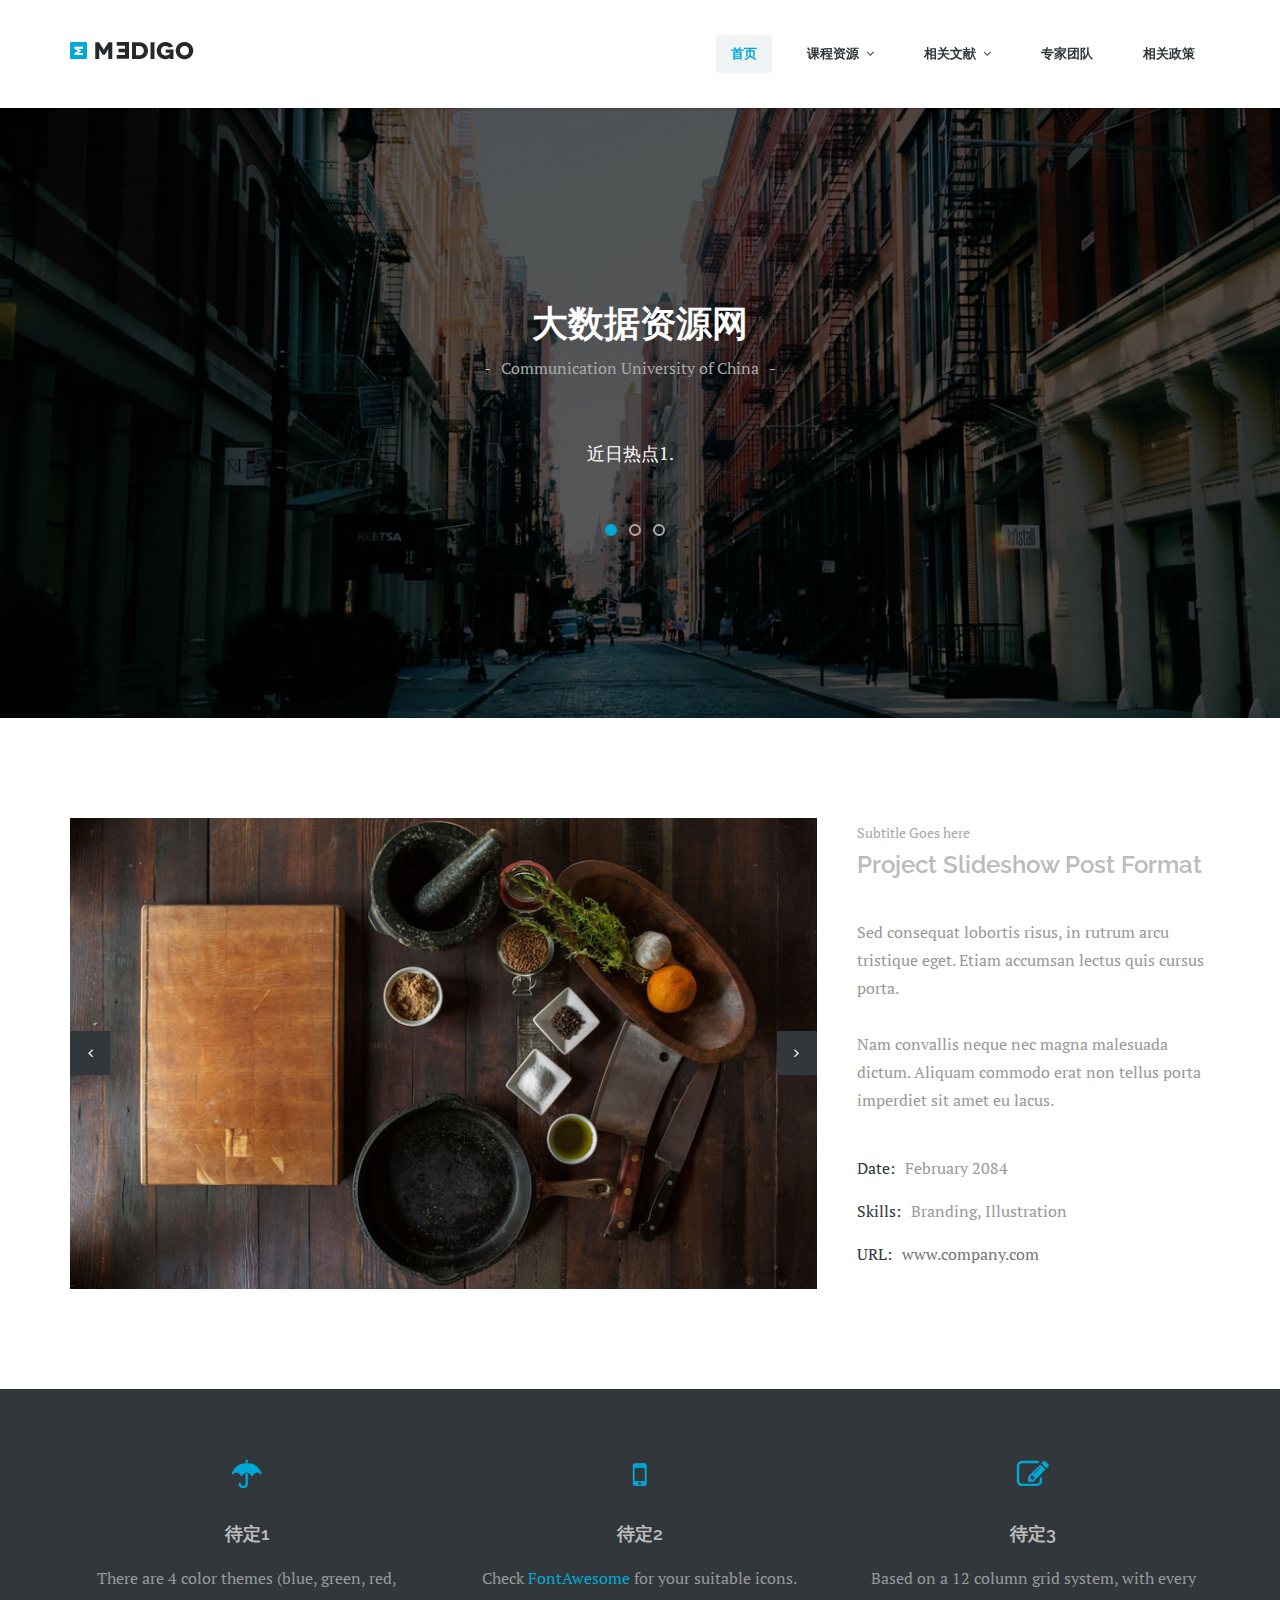
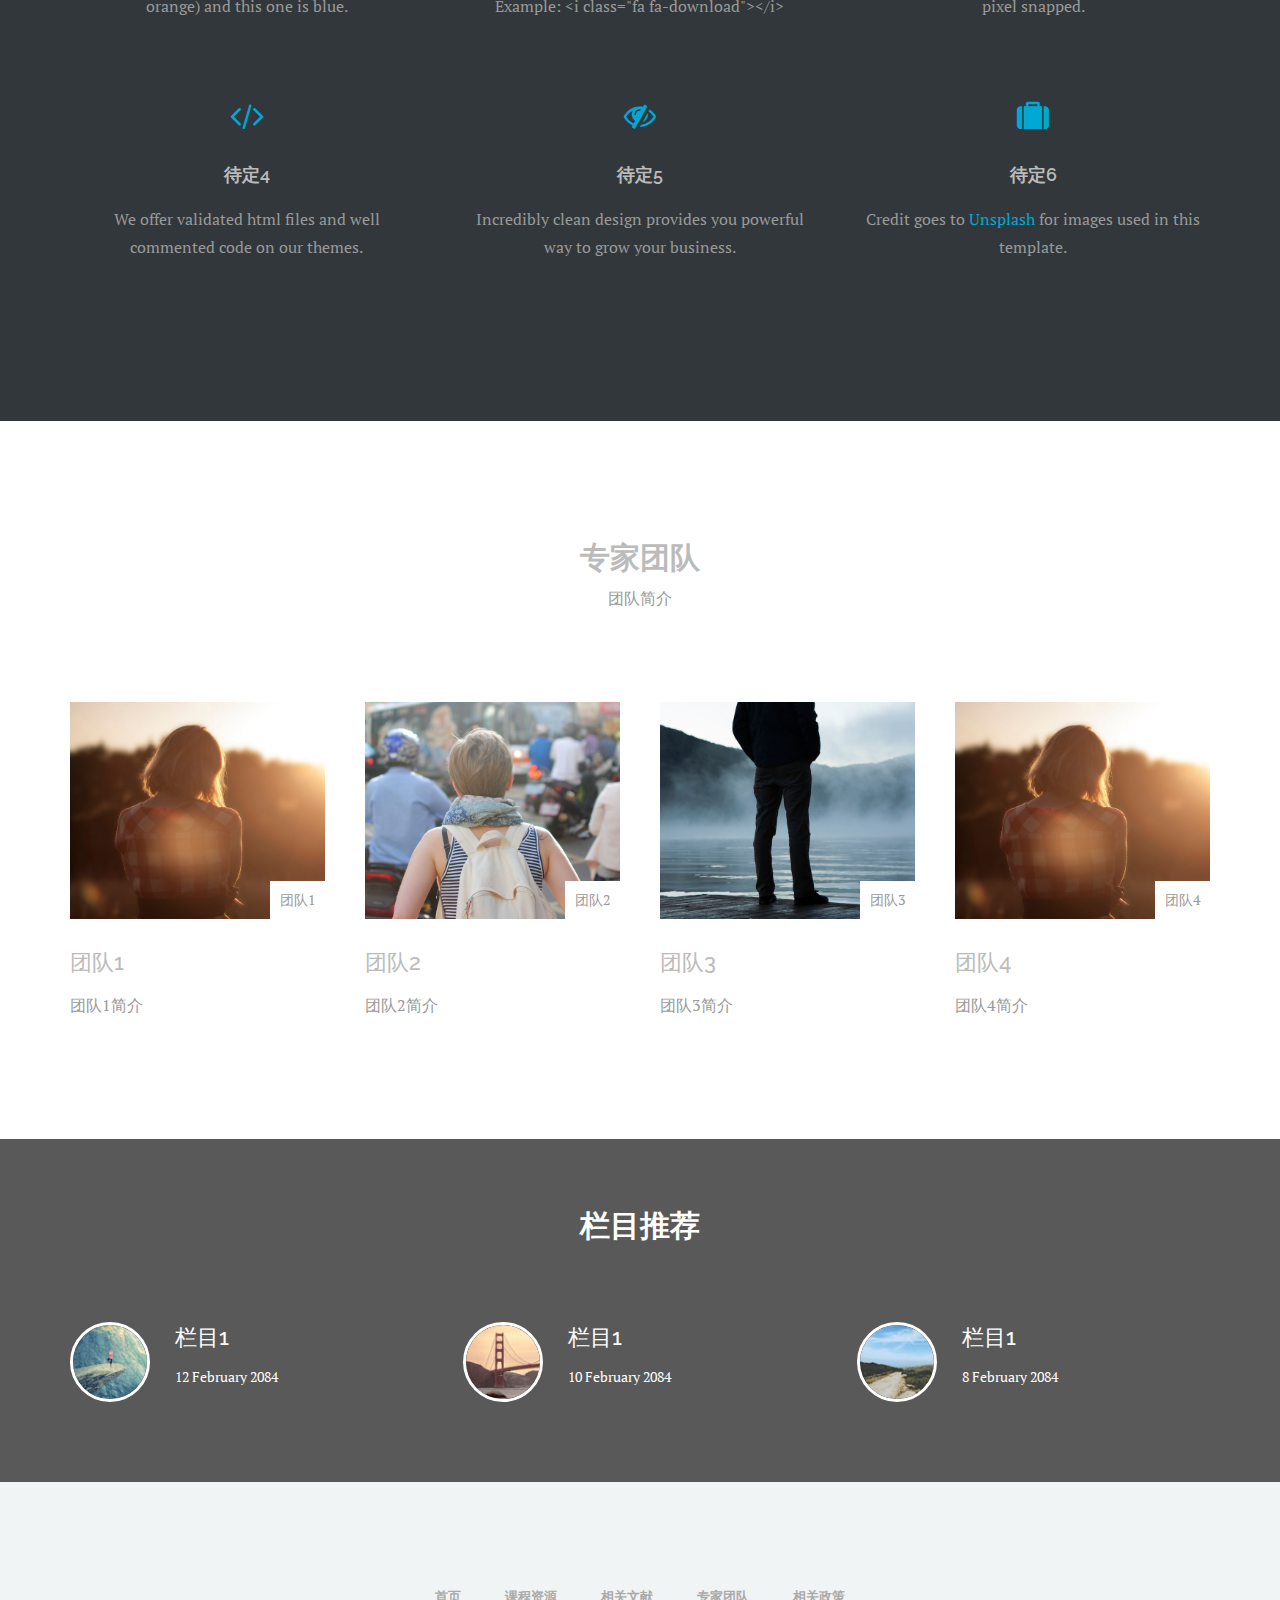
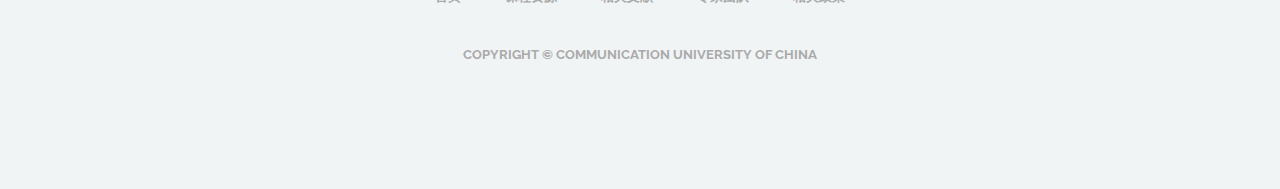
<file: templates/index.html>
<!DOCTYPE html>
<html lang="en-US">
<head>
	<meta charset="UTF-8">
	<meta name="viewport" content="width=device-width, initial-scale=1, maximum-scale=1">
	<title>大数据资源网</title>
    <meta name="keywords" content="">
	<meta name="description" content="">
    <meta name="author" content="templatemo">
    <!-- 
	Medigo Template
	http://www.templatemo.com/preview/templatemo_460_medigo
    -->
    
	<!-- Google Fonts -->
	<link href="http://fonts.googleapis.com/css?family=PT+Serif:400,700,400italic,700itali" rel="stylesheet">
	<link href="http://fonts.googleapis.com/css?family=Raleway:400,900,800,700,500,200,100,600" rel="stylesheet">

	<!-- Stylesheets -->
	<link rel="stylesheet" href="../static/bootstrap/bootstrap.css">
	<link rel="stylesheet" href="../static/css/misc.css">
	<link rel="stylesheet" href="../static/css/blue-scheme.css">
	
	<!-- JavaScripts -->
	<script src="../static/js/jquery-1.10.2.min.js"></script>
	<script src="../static/js/jquery-migrate-1.2.1.min.js"></script>

	<link rel="shortcut icon" href="../static/images/favicon.ico" type="image/x-icon" />
	
	

</head>
<body>

	<header class="site-header clearfix">
	
		<div class="container">

			<div class="row">

				<div class="col-md-12">

					<div class="pull-left logo">
						<a href="index.html">
							<img src="../static/images/logo.png" alt="Medigo by templatemo">
						</a>
					</div>	<!-- /.logo -->

					<div class="main-navigation pull-right">

						<nav class="main-nav visible-md visible-lg">
							<ul class="sf-menu">
								<li class="active"><a href="index.html">首页</a></li>
					            <li><a href="#">课程资源</a>
					            	<ul>
					            		<li><a href="documentary.html">纪录片</a></li>
					            		<li><a href="#">课程链接</a></li>
					            		<li><a href="article.html">文章推送</a></li>
					            	</ul>
					            </li>
					            <li><a href="#">相关文献</a>
									<ul>
										<li><a href="#">论文</a></li>
										<li><a href="#">电子书</a></li>
									</ul>
					            </li>
					            <li><a href="#">专家团队</a></li>
					            <li><a href="#">相关政策</a></li>
							</ul> <!-- /.sf-menu -->
						</nav> <!-- /.main-nav -->

						<!-- This one in here is responsive menu for tablet and mobiles -->
					    <div class="responsive-navigation visible-sm visible-xs">
					        <a href="#nogo" class="menu-toggle-btn">
					            <i class="fa fa-bars"></i>
					        </a>
					    </div> <!-- /responsive_navigation -->

					</div> <!-- /.main-navigation -->

				</div> <!-- /.col-md-12 -->

			</div> <!-- /.row -->

		</div> <!-- /.container -->
	</header> <!-- /.site-header -->



<!--大图-->
	<section id="homeIntro" class="parallax first-widget testimonial-widget">
	
	    <div class="parallax-overlay">
		    <div class="container home-intro-content">	    
		    
		<div class="row">
		        	<div class="col-md-12">
		        		<h2>大数据资源网</h2>
		        		<!--<p>We asked six entrepreneurs with drastically different office strategies for their advice on<br> choosing a workspace. </p>-->
		        		<!--<a href="#" class="large-button white-color">Download Free <i class="icon-button fa fa-download"></i></a>-->
					<!--add-->
					<div class="bx-wrapper" style="max-width: 100%;"><div class="bx-viewport" style="width: 100%; overflow: hidden; position: relative; height: 188px;"><div class="bxslider" style="width: auto; position: relative;">
						<div class="testimonial" style="float: none; list-style: none; position: absolute; width: 1140px; z-index: 0; display: none;">
							<div class="testimonial-content">
								<span class="testimonial-author">Communication University of China</span>
								<p class="testimonial-description" >近日热点1.</p>
							</div>
						</div>
						<div class="testimonial" style="float: none; list-style: none; position: absolute; width: 1140px; z-index: 50; display: block;">
							<div class="testimonial-content">
								<span class="testimonial-author">Communication University of China</span>
								<p class="testimonial-description" href="#">近日热点2.</p>
							</div>
						</div>
						<div class="testimonial" style="float: none; list-style: none; position: absolute; width: 1140px; z-index: 0; display: none;">
							<div class="testimonial-content">
								<span class="testimonial-author">Communication University of China</span>
								<p class="testimonial-description" href="#">近日热点3.</p>
							</div>
						</div>
					</div></div>
					</div> <!-- /.bxslider -->
				
					<!--add ends-->
					
		        	</div> <!-- /.col-md-12 -->
		        </div> <!-- /.row -->
		    </div> <!-- /.container -->
	    </div> <!-- /.parallax-overlay -->
	</section> <!-- /#homeIntro -->


<!--大图 ends-->


<!--add   滚动新闻-->
<div class="container">	
		<div class="row project-single">
			<div class="col-md-8">
					<div class="flexslider">
						
					<div class="flex-viewport" style="overflow: hidden; position: relative;"><ul class="slides" style="width: 1000%; transition-duration: 0s; transform: translate3d(-1494px, 0px, 0px);">
					<li class="clone" aria-hidden="true" style="width: 747px; float: left; display: block;"><img src="../static/images/includes/projectimage1.jpg" alt="Slide 3" draggable="false"></li>
							<li class="" style="width: 747px; float: left; display: block;"><img src="../static/images/includes/projectimage2.jpg" alt="Slide 1" draggable="false"></li>
							<li style="width: 747px; float: left; display: block;" class="flex-active-slide"><img src="../static/images/includes/projectimage3.jpg" alt="Slide 2" draggable="false"></li>
							<li style="width: 747px; float: left; display: block;" class=""><img src="../static/images/includes/projectimage4.jpg" alt="Slide 3" draggable="false"></li>
						<li class="clone" aria-hidden="true" style="width: 747px; float: left; display: block;"><img src="../static/images/includes/projectimage2.jpg" alt="Slide 1" draggable="false"></li></ul></div><ul class="flex-direction-nav"><li><a class="flex-prev" href="#"></a></li><li><a class="flex-next" href="#"></a></li></ul></div>

			</div> <!-- /.col-md-8 -->
			<div class="col-md-4">
				<div class="project-info">
					<span class="subtitle">Subtitle Goes here</span>
					<h3 class="project-title">Project Slideshow Post Format</h3>
					<p class="description">Sed consequat lobortis risus, in rutrum arcu tristique eget. Etiam accumsan lectus quis cursus porta.<br><br>Nam convallis neque nec magna malesuada dictum. Aliquam commodo erat non tellus porta imperdiet sit amet eu lacus.</p>
					<ul class="meta-post">
						<li><span>Date:</span>February 2084</li>
						<li><span>Skills:</span>Branding, Illustration</li>
						<li><span>URL:</span><a href="#">www.company.com</a></li>
					</ul>
				</div> <!-- /.project-info -->
			</div> <!-- /.col-md-4 -->
		</div> <!-- /.row -->
	</div>
<!--add---ends-->



<!--dark--service--starts	-->
	<section class="dark-content services">
	<script>
          word = document.getElementByClassName("service-title");
	  word.style.color = "#AAAAAA";
	</script>
		<div class="container">
			<div class="row">

				<div class="col-md-4 col-sm-4">
					<div class="service-box-wrap">
						<div class="service-icon-wrap">
							<i class="fa fa-umbrella fa-2x"></i>
						</div> <!-- /.service-icon-wrap -->
						<div class="service-cnt-wrap">
							<h3 class="service-title">待定1</h3>
							<p>There are 4 color themes (blue, green, red, orange) and this one is blue.</p>
						</div> <!-- /.service-cnt-wrap -->
					</div> <!-- /.service-box-wrap -->
				</div> <!-- /.col-md-4 -->

				<div class="col-md-4 col-sm-4">
					<div class="service-box-wrap">
						<div class="service-icon-wrap">
							<i class="fa fa-mobile-phone fa-2x"></i>
						</div> <!-- /.service-icon-wrap -->
						<div class="service-cnt-wrap">
							<h3 class="service-title">待定2</h3>
							<p>Check <a rel="nofollow" href="http://fontawesome.io/icons/" target="_blank">FontAwesome</a> for your suitable icons. Example: &lt;i class=&quot;fa fa-download&quot;&gt;&lt;/i&gt;</p>
						</div> <!-- /.service-cnt-wrap -->
					</div> <!-- /.service-box-wrap -->
				</div> <!-- /.col-md-4 -->

				<div class="col-md-4 col-sm-4">
					<div class="service-box-wrap">
						<div class="service-icon-wrap">
							<i class="fa fa-pencil-square-o fa-2x"></i>
						</div> <!-- /.service-icon-wrap -->
						<div class="service-cnt-wrap">
							<h3 class="service-title">待定3</h3>
							<p>Based on a 12 column grid system, with every pixel snapped.</p>
						</div> <!-- /.service-cnt-wrap -->
					</div> <!-- /.service-box-wrap -->
				</div> <!-- /.col-md-4 -->

			</div>

			<div class="row">
				
				<div class="col-md-4 col-sm-4">
					<div class="service-box-wrap">
						<div class="service-icon-wrap">
							<i class="fa fa-code fa-2x"></i>
						</div> <!-- /.service-icon-wrap -->
						<div class="service-cnt-wrap">
							<h3 class="service-title">待定4</h3>
							<p>We offer validated html files and well commented code on our themes.</p>
						</div> <!-- /.service-cnt-wrap -->
					</div> <!-- /.service-box-wrap -->
				</div> <!-- /.col-md-4 -->

				<div class="col-md-4 col-sm-4">
					<div class="service-box-wrap">
						<div class="service-icon-wrap">
							<i class="fa fa-eye-slash fa-2x"></i>
						</div> <!-- /.service-icon-wrap -->
						<div class="service-cnt-wrap">
							<h3 class="service-title">待定5</h3>
							<p>Incredibly clean design provides you powerful way to grow your business.</p>
						</div> <!-- /.service-cnt-wrap -->
					</div> <!-- /.service-box-wrap -->
				</div> <!-- /.col-md-4 -->

				<div class="col-md-4 col-sm-4">
					<div class="service-box-wrap">
						<div class="service-icon-wrap">
							<i class="fa fa-suitcase fa-2x"></i>
						</div> <!-- /.service-icon-wrap -->
						<div class="service-cnt-wrap">
							<h3 class="service-title">待定6</h3>
							<p>Credit goes to <a rel="nofollow" href="http://unsplash.com" target="_blank">Unsplash</a> for images used in this template.</p>
						</div> <!-- /.service-cnt-wrap -->
					</div> <!-- /.service-box-wrap -->
				</div> <!-- /.col-md-4 -->

			</div> <!-- /.row -->
		</div> <!-- /.container -->
	</section> <!-- /.services -->



<!--dark---service--ends-->


<!--视频推荐 starts-->
<!--视频推荐  ends	-->
	
	
	
	<!--testimonials-widget-->
	
        <!--testimonials-widget  ends-->	

<!--团队-->
        <section class="light-content our-team">
		<div class="container">
		<!--row--1-->
			<div class="row">
				<div class="col-md-12">
					<div class="section-header">
						<h2 class="section-title">专家团队</h2>
						<p class="section-desc">团队简介</p>
					</div> <!-- /.section-header -->
				</div> <!-- /.col-md-12 -->
			</div> <!-- /.row -->
     <!--row--1--ends		-->
     
     
     <!--row---2-->
     
     <!--row---2---ends-->
		
		</div> <!-- /.container -->
		<div class="team-members">
			<div class="container">
				<div class="row">

					<div class="col-md-3 col-sm-3">
						<div class="team-member">
							<div class="thumb-post">
								<img src="../static/images/includes/member1.jpg" alt="">
								<span class="member-role">团队1</span>
							</div>
							<div class="member-content">
								<h4 class="member-name">团队1</h4>
								<p>团队1简介 </p>
							</div>
						</div> <!-- /.team-member -->
					</div> <!-- /.col-md-3 -->

					<div class="col-md-3 col-sm-3">
						<div class="team-member">
							<div class="thumb-post">
								<img src="../static/images/includes/member2.jpg" alt="">
								<span class="member-role">团队2</span>
							</div>
							<div class="member-content">
								<h4 class="member-name">团队2</h4>
								<p>团队2简介 </p>
							</div>
						</div> <!-- /.team-member -->
					</div> <!-- /.col-md-3 -->

					<div class="col-md-3 col-sm-3">
						<div class="team-member">
							<div class="thumb-post">
								<img src="../static/images/includes/member3.jpg" alt="">
								<span class="member-role">团队3</span>
							</div>
							<div class="member-content">
								<h4 class="member-name">团队3</h4>
								<p>团队3简介</p>
							</div>
						</div> <!-- /.team-member -->
					</div> <!-- /.col-md-3 -->
					<div class="col-md-3 col-sm-3">
						<div class="team-member">
							<div class="thumb-post">
								<img src="../static/images/includes/member1.jpg" alt="">
								<span class="member-role">团队4</span>
							</div>
							<div class="member-content">
								<h4 class="member-name">团队4</h4>
								<p>团队4简介 </p>
							</div>
						</div> <!-- /.team-member -->
					</div> <!-- /.col-md-3 -->

				</div> <!-- /.row -->
			</div> <!-- /.container -->
		</div> <!-- /.team-members -->
	</section> <!-- /.our-team -->
	
	
<!--团队 ends	-->
	<section id="blogPosts" class="parallax">
	    <div class="parallax-overlay">
		    <div class="container">
		        <div class="row">
		        	<div class="col-md-12">
		        		<div class="section-header">
							<h2 class="section-title">栏目推荐</h2>
							<!--<p class="section-desc">Everything you need to create a professional website.</p>-->
						</div> <!-- /.section-header -->
		        	</div> <!-- /.col-md-12 -->
		        </div> <!-- /.row -->
		        <div class="row latest-posts">
		        	<div class="col-md-4 col-sm-6">
		        		<div class="blog-post clearfix">
		        			<div class="thumb-post">
		        				<a href="#"><img src="../static/images/includes/blogthumb1.jpg" alt="" class="img-circle"></a>
		        			</div>
		        			<div class="blog-post-content">
		        				<h4 class="post-title"><a href="#">栏目1</a></h4>
		        				<span class="meta-post-date">12 February 2084</span>
		        			</div>
		        		</div> <!-- /.blog-post -->
		        	</div> <!-- /.col-md-4 -->
		        	<div class="col-md-4 col-sm-6">
		        		<div class="blog-post clearfix">
		        			<div class="thumb-post">
		        				<a href="#"><img src="../static/images/includes/blogthumb2.jpg" alt="" class="img-circle"></a>
		        			</div>
		        			<div class="blog-post-content">
		        				<h4 class="post-title"><a href="#">栏目1</a></h4>
		        				<span class="meta-post-date">10 February 2084</span>
		        			</div>
		        		</div> <!-- /.blog-post -->
		        	</div> <!-- /.col-md-4 -->
		        	<div class="col-md-4 col-sm-6">
		        		<div class="blog-post clearfix">
		        			<div class="thumb-post">
		        				<a href="#"><img src="../static/images/includes/blogthumb3.jpg" alt="" class="img-circle"></a>
		        			</div>
		        			<div class="blog-post-content">
		        				<h4 class="post-title"><a href="#">栏目1</a></h4>
		        				<span class="meta-post-date">8 February 2084</span>
		        			</div>
		        		</div> <!-- /.blog-post -->
		        	</div> <!-- /.col-md-4 -->
		        </div> <!-- /.row -->
		    </div> <!-- /.container -->
	    </div> <!-- /.parallax-overlay -->
	</section> <!-- /#blogPosts -->

	<footer class="site-footer">
		<div class="container">
			<div class="row">
				<div class="col-md-12">
					<nav class="footer-nav clearfix">
						<ul class="footer-menu">
							<li><a href="index.html">首页</a></li>
							<li><a href="documentary.html">课程资源</a></li>
							<li><a href="#">相关文献</a></li>
							<li><a href="#">专家团队</a></li>
							<li><a href="#">相关政策</a></li>
						</ul> <!-- /.footer-menu -->
					</nav> <!-- /.footer-nav -->
				</div> <!-- /.col-md-12 -->
			</div> <!-- /.row -->
			<div class="row">
				<div class="col-md-12">
					<p class="copyright-text">Copyright &copy; Communication University of China</p>
				</div> <!-- /.col-md-12 -->
			</div> <!-- /.row -->
		</div> <!-- /.container -->
	</footer> <!-- /.site-footer -->

	
	
	</div>	
	
	
	
	<!-- Scripts -->
	<script src="../static/js/min/plugins.min.js"></script>
	<script src="../static/js/min/medigo-custom.min.js"></script>

</body>
</html>
</file>
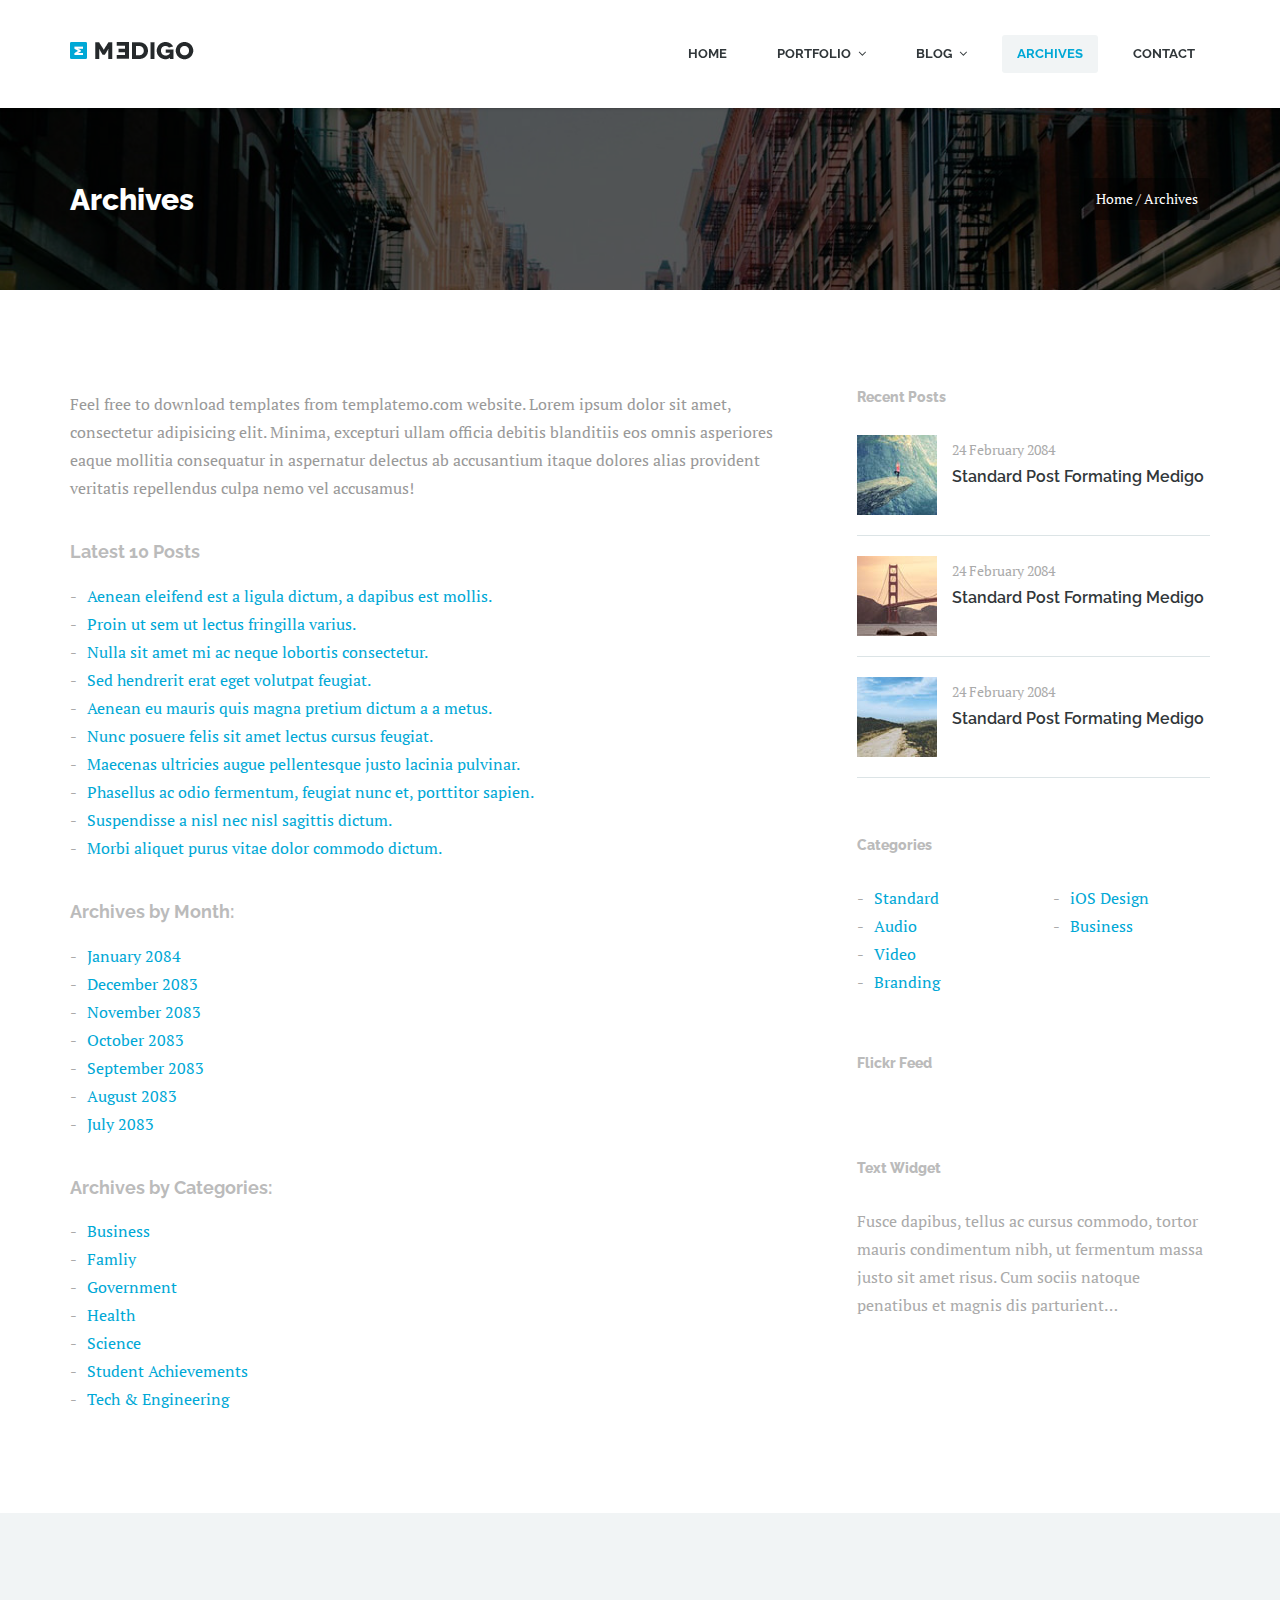
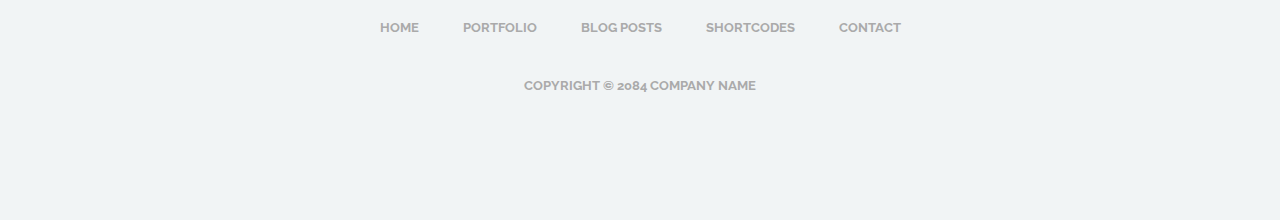
<file: templates/archives.html>
<!DOCTYPE html>
<html lang="en-US">
<head>
	<meta charset="UTF-8">
	<meta name="viewport" content="width=device-width, initial-scale=1, maximum-scale=1">
	<title>Medigo Blue, free responsive template</title>
    <meta name="keywords" content="">
	<meta name="description" content="">
    <meta name="author" content="templatemo">
    <!-- 
	Medigo Template
	http://www.templatemo.com/preview/templatemo_460_medigo
    -->

	<!-- Google Fonts -->
	<link href="http://fonts.googleapis.com/css?family=PT+Serif:400,700,400italic,700itali" rel="stylesheet">
	<link href="http://fonts.googleapis.com/css?family=Raleway:400,900,800,700,500,200,100,600" rel="stylesheet">

	<!-- Stylesheets -->
	<link rel="stylesheet" href="../static/bootstrap/bootstrap.css">
	<link rel="stylesheet" href="../static/css/misc.css">
	<link rel="stylesheet" href="../static/css/blue-scheme.css">
	
	<!-- JavaScripts -->
	<script src="../static/js/jquery-1.10.2.min.js"></script>
	<script src="../static/js/jquery-migrate-1.2.1.min.js"></script>

	<link rel="shortcut icon" href="../static/images/favicon.ico" type="image/x-icon" />

</head>
<body>

	<div class="responsive_menu">
        <ul class="main_menu">
            <li><a href="index.html">Home</a></li>
            <li><a href="#">Portfolio</a>
            	<ul>
            		<li><a href="portfolio.html">Portfolio Grid</a></li>
            		<li><a href="project-image.html">Project Image</a></li>
            		<li><a href="project-slideshow.html">Project Slideshow</a></li>
            	</ul>
            </li>
            <li><a href="#">Blog</a>
				<ul>
					<li><a href="blog.html">Blog Standard</a></li>
					<li><a href="blog-single.html">Blog Single</a></li>
                    <li><a href="#">visit templatemo</a></li>
				</ul>
            </li>
            <li><a href="archives.html">Archives</a></li>
            <li><a href="contact.html">Contact</a></li>
        </ul> <!-- /.main_menu -->
    </div> <!-- /.responsive_menu -->

	<header class="site-header clearfix">
		<div class="container">

			<div class="row">

				<div class="col-md-12">

					<div class="pull-left logo">
						<a href="index.html">
							<img src="../static/images/logo.png" alt="Medigo by templatemo">
						</a>
					</div>	<!-- /.logo -->

					<div class="main-navigation pull-right">

						<nav class="main-nav visible-md visible-lg">
							<ul class="sf-menu">
								<li><a href="index.html">Home</a></li>
					            <li><a href="#">Portfolio</a>
					            	<ul>
					            		<li><a href="portfolio.html">Portfolio Grid</a></li>
					            		<li><a href="project-image.html">Project Image</a></li>
					            		<li><a href="project-slideshow.html">Project Slideshow</a></li>
					            	</ul>
					            </li>
					            <li><a href="#">Blog</a>
									<ul>
										<li><a href="blog.html">Blog Standard</a></li>
										<li><a href="blog-single.html">Blog Single</a></li>
                                        <li><a href="#">visit templatemo</a></li>
									</ul>
					            </li>
					            <li class="active"><a href="archives.html">Archives</a></li>
					            <li><a href="contact.html">Contact</a></li>
							</ul> <!-- /.sf-menu -->
						</nav> <!-- /.main-nav -->

						<!-- This one in here is responsive menu for tablet and mobiles -->
					    <div class="responsive-navigation visible-sm visible-xs">
					        <a href="#nogo" class="menu-toggle-btn">
					            <i class="fa fa-bars"></i>
					        </a>
					    </div> <!-- /responsive_navigation -->

					</div> <!-- /.main-navigation -->

				</div> <!-- /.col-md-12 -->

			</div> <!-- /.row -->

		</div> <!-- /.container -->
	</header> <!-- /.site-header -->

	<div class="first-widget parallax" id="blog">
		<div class="parallax-overlay">
			<div class="container pageTitle">
				<div class="row">
					<div class="col-md-6 col-sm-6">
						<h2 class="page-title">Archives</h2>
					</div> <!-- /.col-md-6 -->
					<div class="col-md-6 col-sm-6 text-right">
						<span class="page-location">Home / Archives</span>
					</div> <!-- /.col-md-6 -->
				</div> <!-- /.row -->
			</div> <!-- /.container -->
		</div> <!-- /.parallax-overlay -->
	</div> <!-- /.pageTitle -->

	<div class="container">	
		<div class="row">

			<div class="col-md-8 blog-posts">
				<div class="row">
					<div class="col-md-12">
						<div class="archive-wrapper">
							<p>Feel free to download templates from templatemo.com website. Lorem ipsum dolor sit amet, consectetur adipisicing elit. Minima, excepturi ullam officia debitis blanditiis eos omnis asperiores eaque mollitia consequatur in aspernatur delectus ab accusantium itaque dolores alias provident veritatis repellendus culpa nemo vel accusamus!</p>
							<h3 class="archive-title">Latest 10 Posts</h3>
							<ul class="archive-list">
                                <li><a href="blog-single.html">Aenean eleifend est a ligula dictum, a dapibus est mollis.</a></li>
                                <li><a href="blog-single.html">Proin ut sem ut lectus fringilla varius.</a></li>
                                <li><a href="blog-single.html">Nulla sit amet mi ac neque lobortis consectetur.</a></li>
                                <li><a href="blog-single.html">Sed hendrerit erat eget volutpat feugiat.</a></li>
                                <li><a href="blog-single.html">Aenean eu mauris quis magna pretium dictum a a metus.</a></li>
                                <li><a href="blog-single.html">Nunc posuere felis sit amet lectus cursus feugiat.</a></li>
                                <li><a href="blog-single.html">Maecenas ultricies augue pellentesque justo lacinia pulvinar.</a></li>
                                <li><a href="blog-single.html">Phasellus ac odio fermentum, feugiat nunc et, porttitor sapien.</a></li>
                                <li><a href="blog-single.html">Suspendisse a nisl nec nisl sagittis dictum.</a></li>
                                <li><a href="blog-single.html">Morbi aliquet purus vitae dolor commodo dictum.</a></li>
                            </ul>
                            <h3 class="archive-title">Archives by Month:</h3>
                            <ul class="archive-list">
                                <li><a href="#">January 2084</a></li>
                                <li><a href="#">December 2083</a></li>
                                <li><a href="#">November 2083</a></li>
                                <li><a href="#">October 2083</a></li>
                                <li><a href="#">September 2083</a></li>
                                <li><a href="#">August 2083</a></li>
                                <li><a href="#">July 2083</a></li>
                            </ul>
                            <h3 class="archive-title">Archives by Categories:</h3>
                            <ul class="archive-list">
                                <li><a href="#">Business</a></li>
                                <li><a href="#">Famliy</a></li>
                                <li><a href="#">Government</a></li>
                                <li><a href="#">Health</a></li>
                                <li><a href="#">Science</a></li>
                                <li><a href="#">Student Achievements</a></li>
                                <li><a href="#">Tech &amp; Engineering</a></li>
                            </ul>
						</div>
					</div> <!-- /.col-md-12 -->
				</div> <!-- /.row -->
			</div> <!-- /.col-md-8 -->

			<div class="col-md-4">
				<div class="sidebar">
					<div class="sidebar-widget">
						<h5 class="widget-title">Recent Posts</h5>
						<div class="last-post clearfix">
							<div class="thumb pull-left">
								<a href="#"><img src="../static/images/includes/blogthumb1.jpg" alt=""></a>
							</div>
							<div class="content">
								<span>24 February 2084</span>
								<h4><a href="#">Standard Post Formating Medigo</a></h4>
							</div>
						</div> <!-- /.last-post -->
						<div class="last-post clearfix">
							<div class="thumb pull-left">
								<a href="#"><img src="../static/images/includes/blogthumb2.jpg" alt=""></a>
							</div>
							<div class="content">
								<span>24 February 2084</span>
								<h4><a href="#">Standard Post Formating Medigo</a></h4>
							</div>
						</div> <!-- /.last-post -->
						<div class="last-post clearfix">
							<div class="thumb pull-left">
								<a href="#"><img src="../static/images/includes/blogthumb3.jpg" alt=""></a>
							</div>
							<div class="content">
								<span>24 February 2084</span>
								<h4><a href="#">Standard Post Formating Medigo</a></h4>
							</div>
						</div> <!-- /.last-post -->
					</div> <!-- /.sidebar-widget -->
					<div class="sidebar-widget">
						<h5 class="widget-title">Categories</h5>
						<div class="row categories">
							<div class="col-md-6">
								<ul>
									<li><a href="#">Standard</a></li>
									<li><a href="#">Audio</a></li>
									<li><a href="#">Video</a></li>
									<li><a href="#">Branding</a></li>
								</ul>
							</div>
							<div class="col-md-6">
								<ul>
									<li><a href="#">iOS Design</a></li>
									<li><a href="#">Business</a></li>
								</ul>
							</div>
						</div> <!-- /.row -->
					</div> <!-- /.sidebar-widget -->
					<div class="sidebar-widget">
						<h5 class="widget-title">Flickr Feed</h5>
						<ul id="flickr-feed" class="thumbs"></ul>
					</div> <!-- /.sidebar-widget -->
					<div class="sidebar-widget">
						<h5 class="widget-title">Text Widget</h5>
						<p class="light-text">Fusce dapibus, tellus ac cursus commodo, tortor mauris condimentum nibh, ut fermentum massa justo sit amet risus. Cum sociis natoque penatibus et magnis dis parturient… </p>
					</div> <!-- /.sidebar-widget -->
				</div> <!-- /.sidebar -->
			</div> <!-- /.col-md-4 -->

		</div> <!-- /.row -->
	</div> <!-- /.container -->	

	

	<div class="container">
		
	</div> <!-- /.container -->

	<footer class="site-footer">
		<div class="container">
			<div class="row">
				<div class="col-md-12">
					<nav class="footer-nav clearfix">
						<ul class="footer-menu">
							<li><a href="index.html">Home</a></li>
							<li><a href="portfolio.html">Portfolio</a></li>
							<li><a href="blog.html">Blog Posts</a></li>
							<li><a href="archives.html">Shortcodes</a></li>
							<li><a href="contact.html">Contact</a></li>
						</ul> <!-- /.footer-menu -->
					</nav> <!-- /.footer-nav -->
				</div> <!-- /.col-md-12 -->
			</div> <!-- /.row -->
			<div class="row">
				<div class="col-md-12">
					<p class="copyright-text">Copyright &copy; 2084 Company Name</p>
				</div> <!-- /.col-md-12 -->
			</div> <!-- /.row -->
		</div> <!-- /.container -->
	</footer> <!-- /.site-footer -->

	<!-- Scripts -->
	<script src="../static/js/min/plugins.min.js"></script>
	<script src="../static/js/min/medigo-custom.min.js"></script>


</body>
</html>
</file>
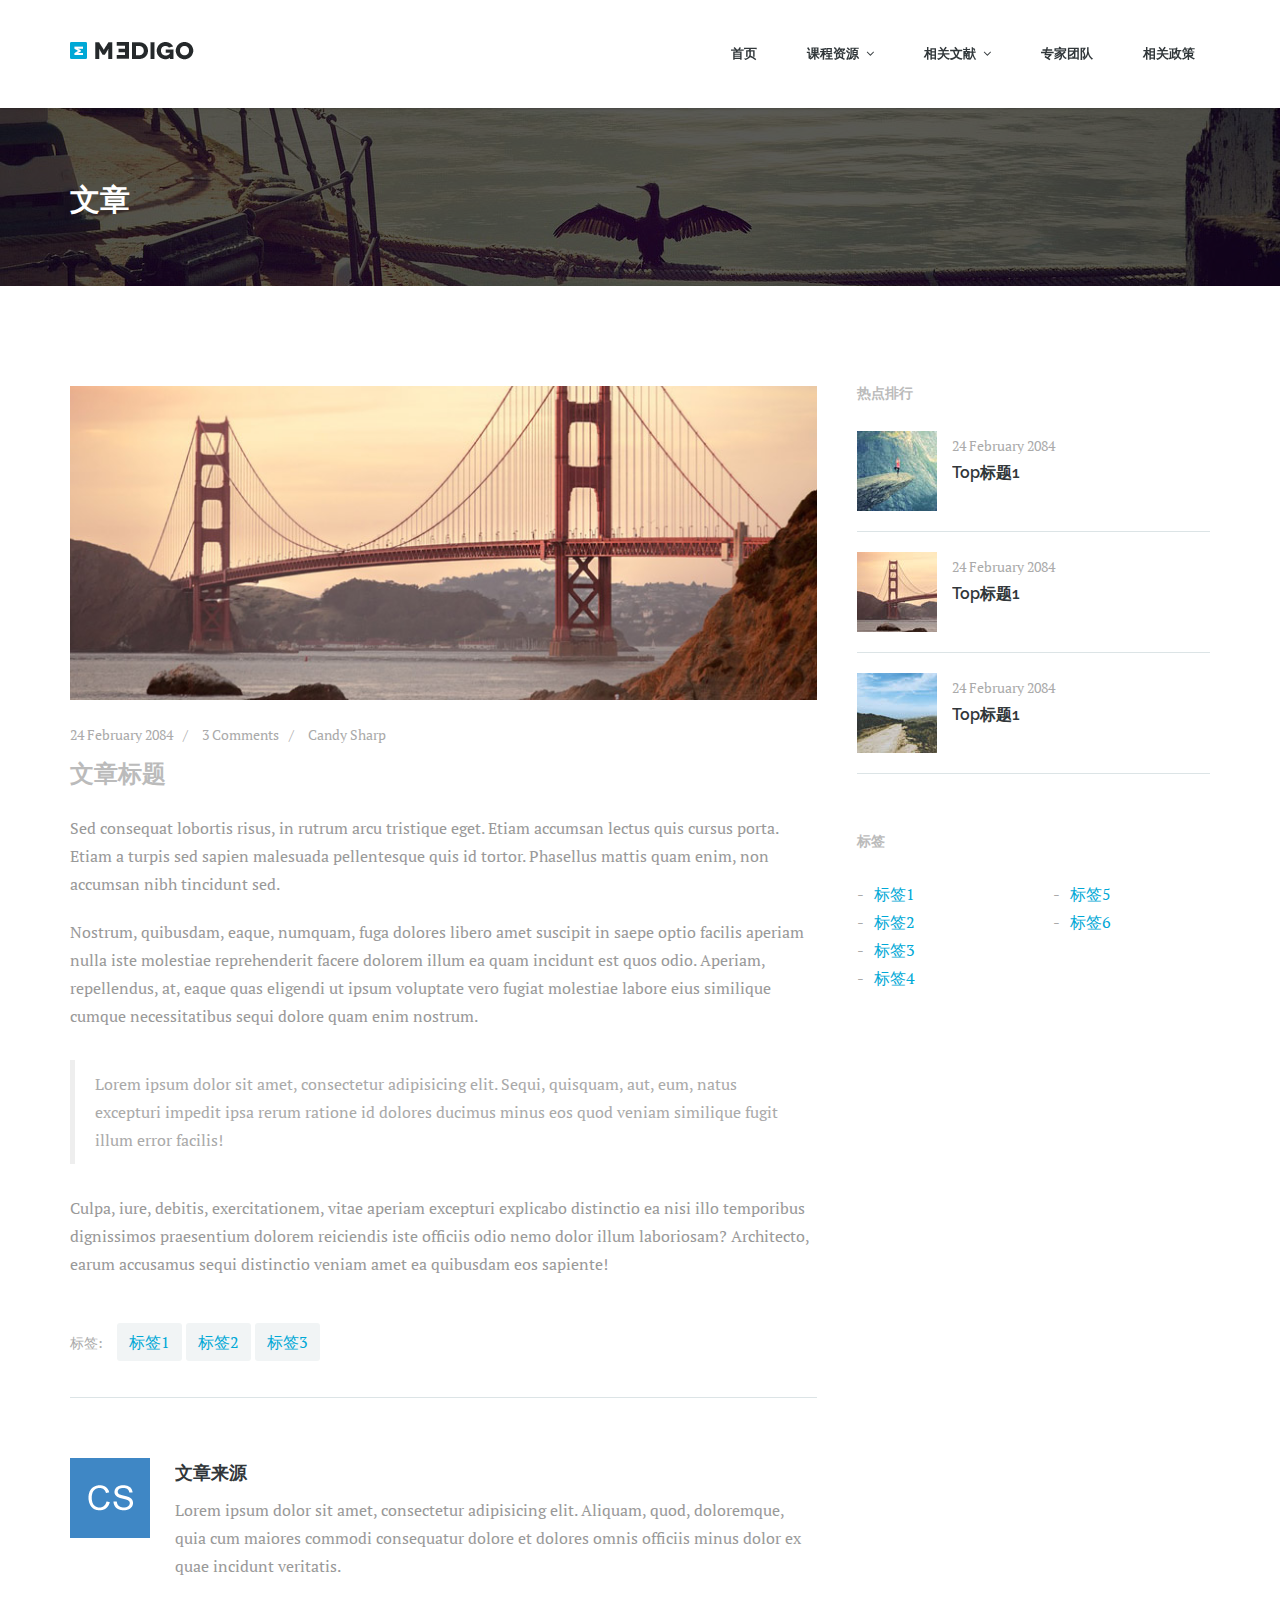
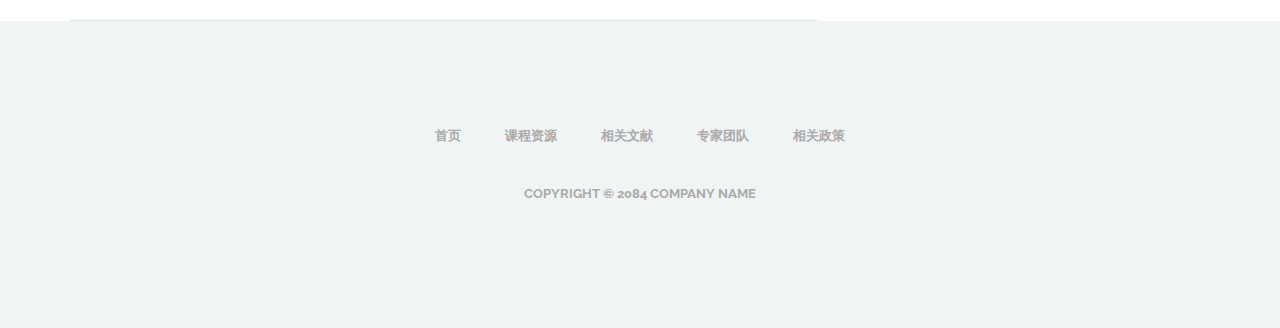
<file: templates/article-single.html>
<!DOCTYPE html>
<html lang="en-US">
<head>
	<meta charset="UTF-8">
	<meta name="viewport" content="width=device-width, initial-scale=1, maximum-scale=1">
	<title>大数据资源网|文章</title>
    <meta name="keywords" content="">
	<meta name="description" content="">
    <meta name="author" content="templatemo">
    <!-- 
	Medigo Template
	http://www.templatemo.com/preview/templatemo_460_medigo
    -->

	<!-- Google Fonts -->
	<link href="http://fonts.googleapis.com/css?family=PT+Serif:400,700,400italic,700itali" rel="stylesheet">
	<link href="http://fonts.googleapis.com/css?family=Raleway:400,900,800,700,500,200,100,600" rel="stylesheet">

	<!-- Stylesheets -->
	<link rel="stylesheet" href="../static/bootstrap/bootstrap.css">
	<link rel="stylesheet" href="../static/css/misc.css">
	<link rel="stylesheet" href="../static/css/blue-scheme.css">
	
	<!-- JavaScripts -->
	<script src="../static/js/jquery-1.10.2.min.js"></script>
	<script src="../static/js/jquery-migrate-1.2.1.min.js"></script>

	<link rel="shortcut icon" href="../static/images/favicon.ico" type="image/x-icon" />

</head>
<body>


	<div class="responsive_menu">
        <ul class="main_menu">
            <li><a href="index.html">首页</a></li>
            <li><a href="#">课程资源</a>
            	<ul>
            		<li><a href="documentary.html">纪录片</a></li>
            		<li><a href="#">课程链接</a></li>
            		<li><a href="article.html">文章推送</a></li>
            	</ul>
            </li>
            <li><a href="#">相关文献</a>
				<ul>
					<li><a href="#">论文</a></li>
					<li><a href="#">电子书</a></li>
				</ul>
            </li>
            <li><a href="#">专家团队</a></li>
            <li><a href="#">相关政策</a></li>
        </ul> <!-- /.main_menu -->
    </div> <!-- /.responsive_menu -->

	<header class="site-header clearfix">
		<div class="container">

			<div class="row">

				<div class="col-md-12">

					<div class="pull-left logo">
						<a href="index.html">
							<img src="../static/images/logo.png" alt="Medigo">
						</a>
					</div>	<!-- /.logo -->

					<div class="main-navigation pull-right">

						<nav class="main-nav visible-md visible-lg">
							<ul class="sf-menu">
								<li><a href="index.html">首页</a></li>
					            <li><a href="#" class="active">课程资源</a>
					            	<ul>
					            		<li><a href="documentary.html">纪录片</a></li>
					            		<li><a href="#">课程链接</a></li>
					            		<li><a href="article.html">文章推送</a></li>
					            	</ul>
					            </li>
					            <li ><a href="#">相关文献</a>
									<ul>
										<li><a href="#">论文</a></li>
										<li><a href="#">电子书</a></li>
									</ul>
					            </li>
					            <li><a href="#">专家团队</a></li>
					            <li><a href="#">相关政策</a></li>
							</ul> <!-- /.sf-menu -->
						</nav> <!-- /.main-nav -->

						<!-- This one in here is responsive menu for tablet and mobiles -->
					    <div class="responsive-navigation visible-sm visible-xs">
					        <a href="#nogo" class="menu-toggle-btn">
					            <i class="fa fa-bars"></i>
					        </a>
					    </div> <!-- /responsive_navigation -->

					</div> <!-- /.main-navigation -->

				</div> <!-- /.col-md-12 -->

			</div> <!-- /.row -->

		</div> <!-- /.container -->
	</header> <!-- /.site-header -->

	<div class="first-widget parallax" id="blogId">
		<div class="parallax-overlay">
			<div class="container pageTitle">
				<div class="row">
					<div class="col-md-6 col-sm-6">
						<h2 class="page-title">文章</h2>
					</div> <!-- /.col-md-6 -->
					<div class="col-md-6 col-sm-6 text-right">
						<!--<span class="page-location">Home / Blog Single</span>-->
					</div> <!-- /.col-md-6 -->
				</div> <!-- /.row -->
			</div> <!-- /.container -->
		</div> <!-- /.parallax-overlay -->
	</div> <!-- /.pageTitle -->

	<div class="container">	
		<div class="row">

			<div class="col-md-8 blog-posts">
				<div class="row">
					<div class="col-md-12">
						<div class="post-blog">
							<div class="blog-image">
								<img src="../static/images/includes/blog2.jpg" alt="">
							</div> <!-- /.blog-image -->
							<div class="blog-content">
								<span class="meta-date"><a href="#">24 February 2084</a></span>
								<span class="meta-comments"><a href="#blog-comments">3 Comments</a></span>
								<span class="meta-author"><a href="#blog-author">Candy Sharp</a></span>
								<h3>文章标题</h3>
								<p>Sed consequat lobortis risus, in rutrum arcu tristique eget. Etiam accumsan lectus quis cursus porta.  Etiam a turpis sed sapien malesuada pellentesque quis id tortor.  Phasellus mattis quam enim, non accumsan nibh tincidunt sed.</p>
								<p>Nostrum, quibusdam, eaque, numquam, fuga dolores libero amet suscipit in saepe optio facilis aperiam nulla iste molestiae reprehenderit facere dolorem illum ea quam incidunt est quos odio. Aperiam, repellendus, at, eaque quas eligendi ut ipsum voluptate vero fugiat molestiae labore eius similique cumque necessitatibus sequi dolore quam enim nostrum.</p>
								<blockquote>
									Lorem ipsum dolor sit amet, consectetur adipisicing elit. Sequi, quisquam, aut, eum, natus excepturi impedit ipsa rerum ratione id dolores ducimus minus eos quod veniam similique fugit illum error facilis!
								</blockquote>
								<p>Culpa, iure, debitis, exercitationem, vitae aperiam excepturi explicabo distinctio ea nisi illo temporibus dignissimos praesentium dolorem reiciendis iste officiis odio nemo dolor illum laboriosam? Architecto, earum accusamus sequi distinctio veniam amet ea quibusdam eos sapiente!</p>
								<div class="tag-items">
                                    <span class="small-text">标签:</span>
                                    <a href="#" rel="tag">标签1</a>
                                    <a href="#" rel="tag">标签2</a>
                                    <a href="#" rel="tag">标签3</a>
                                </div>
							</div> <!-- /.blog-content -->
						</div> <!-- /.post-blog -->
					</div> <!-- /.col-md-12 -->
				</div> <!-- /.row -->
				<div class="row">
					<div class="col-md-12">
						<div id="blog-author" class="clearfix">
                            <a href="#" class="blog-author-img pull-left">
                                <img src="../static/images/includes/author.png" alt="">
                            </a>
                            <div class="blog-author-info">
                                <h4 class="author-name"><a href="#">文章来源</a></h4>
                                <p>Lorem ipsum dolor sit amet, consectetur adipisicing elit. Aliquam, quod, doloremque, quia cum maiores commodi consequatur dolore et dolores omnis officiis minus dolor ex quae incidunt veritatis.</p>
                            </div>
                        </div>
					</div> <!-- /.col-md-12 -->
				</div> <!-- /.row -->
				
			</div> <!-- /.col-md-8 -->

			<div class="col-md-4">
				<div class="sidebar">
					<div class="sidebar-widget">
						<h5 class="widget-title">热点排行</h5>
						<div class="last-post clearfix">
							<div class="thumb pull-left">
								<a href="#"><img src="../static/images/includes/blogthumb1.jpg" alt=""></a>
							</div>
							<div class="content">
								<span>24 February 2084</span>
								<h4><a href="#">Top标题1</a></h4>
							</div>
						</div> <!-- /.last-post -->
						<div class="last-post clearfix">
							<div class="thumb pull-left">
								<a href="#"><img src="../static/images/includes/blogthumb2.jpg" alt=""></a>
							</div>
							<div class="content">
								<span>24 February 2084</span>
								<h4><a href="#">Top标题1</a></h4>
							</div>
						</div> <!-- /.last-post -->
						<div class="last-post clearfix">
							<div class="thumb pull-left">
								<a href="#"><img src="../static/images/includes/blogthumb3.jpg" alt=""></a>
							</div>
							<div class="content">
								<span>24 February 2084</span>
								<h4><a href="#">Top标题1</a></h4>
							</div>
						</div> <!-- /.last-post -->
					</div> <!-- /.sidebar-widget -->
					<div class="sidebar-widget">
						<h5 class="widget-title">标签</h5>
						<div class="row categories">
							<div class="col-md-6">
								<ul>
									<li><a href="#">标签1</a></li>
									<li><a href="#">标签2</a></li>
									<li><a href="#">标签3</a></li>
									<li><a href="#">标签4</a></li>
								</ul>
							</div>
							<div class="col-md-6">
								<ul>
									<li><a href="#">标签5</a></li>
									<li><a href="#">标签6</a></li>
								</ul>
							</div>
						</div> <!-- /.row -->
					</div> <!-- /.sidebar-widget -->
					</div> <!-- /.sidebar -->
			</div> <!-- /.col-md-4 -->

		</div> <!-- /.row -->
	</div> <!-- /.container -->	


	<footer class="site-footer">
		<div class="container">
			<div class="row">
				<div class="col-md-12">
					<nav class="footer-nav clearfix">
						<ul class="footer-menu">
							<li><a href="index.html">首页</a></li>
							<li><a href="documentary.html">课程资源</a></li>
							<li><a href="#">相关文献</a></li>
							<li><a href="#">专家团队</a></li>
							<li><a href="#">相关政策</a></li>
						</ul> <!-- /.footer-menu -->
					</nav> <!-- /.footer-nav -->
				</div> <!-- /.col-md-12 -->
			</div> <!-- /.row -->
			<div class="row">
				<div class="col-md-12">
					<p class="copyright-text">Copyright &copy; 2084 Company Name</p>
				</div> <!-- /.col-md-12 -->
			</div> <!-- /.row -->
		</div> <!-- /.container -->
	</footer> <!-- /.site-footer -->

	<!-- Scripts -->
	<script src="../static/js/min/plugins.min.js"></script>
	<script src="../static/js/min/medigo-custom.min.js"></script>


</body>
</html>
</file>
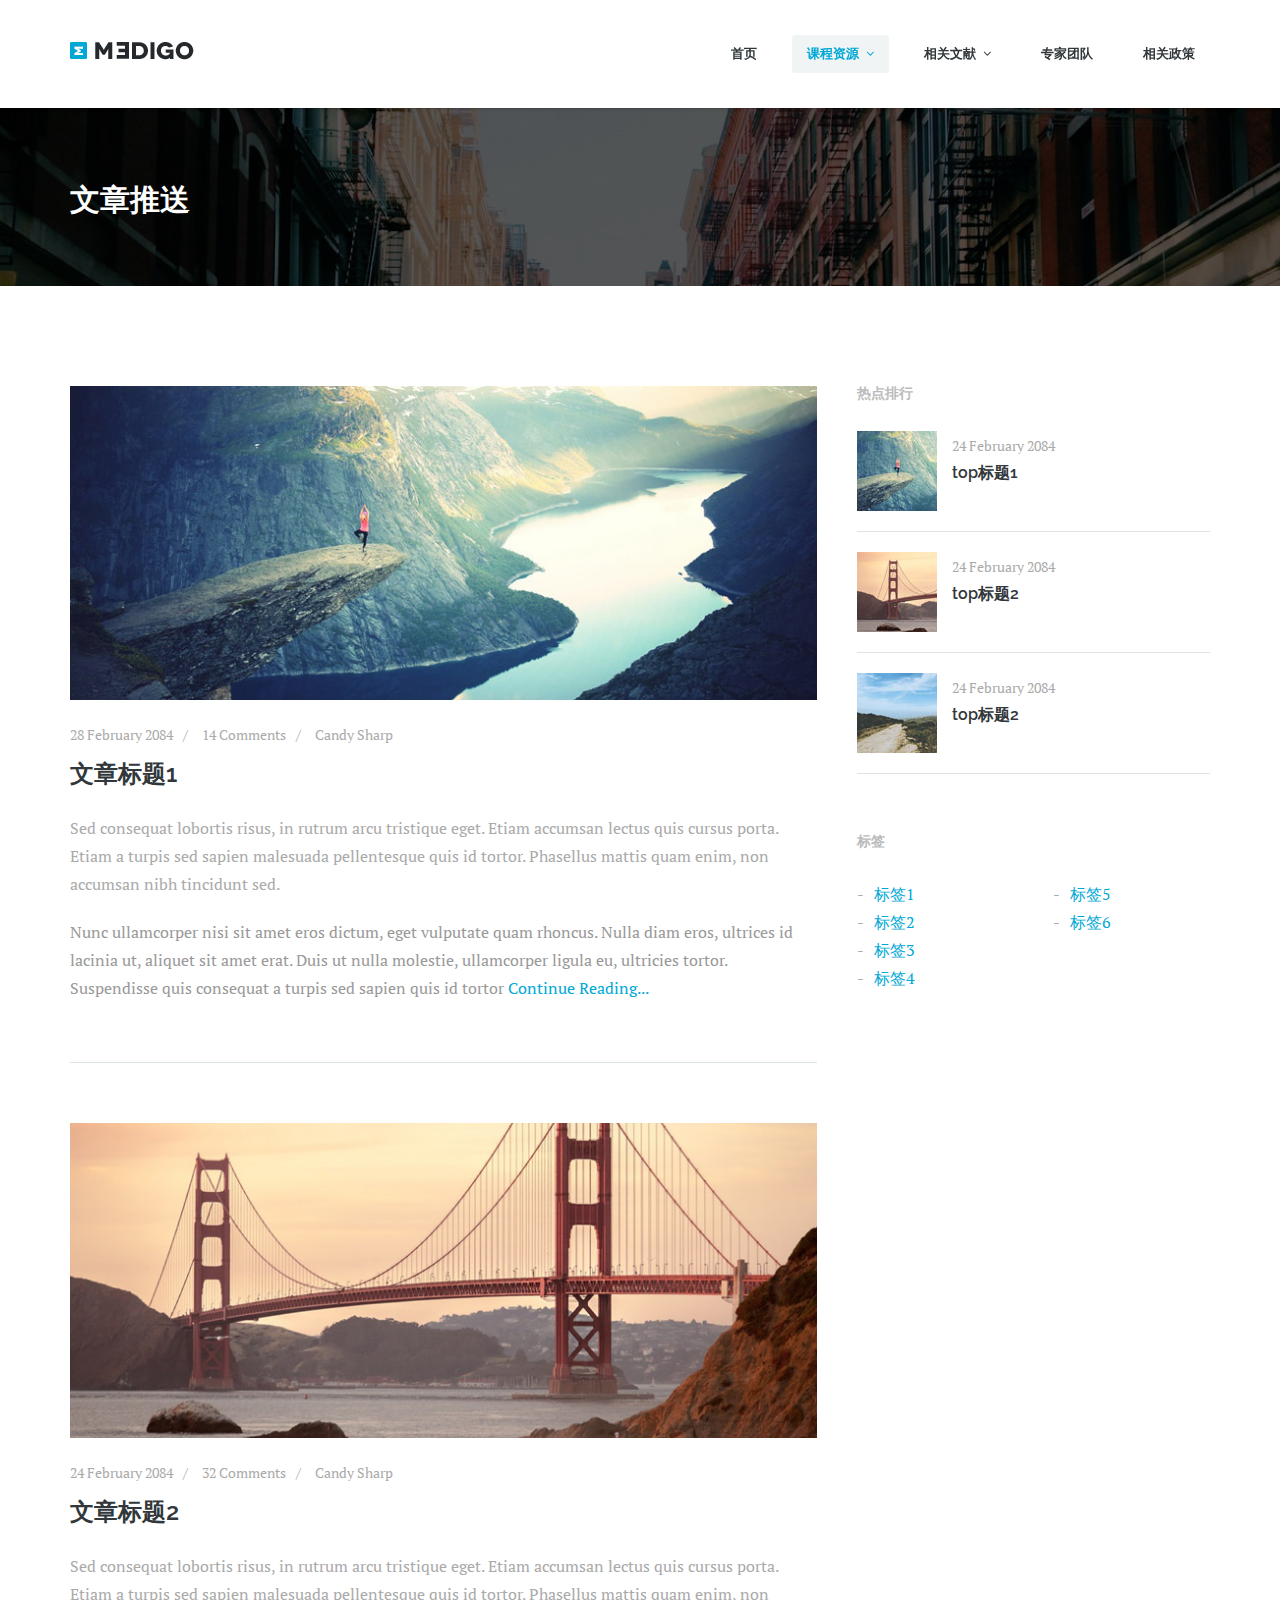
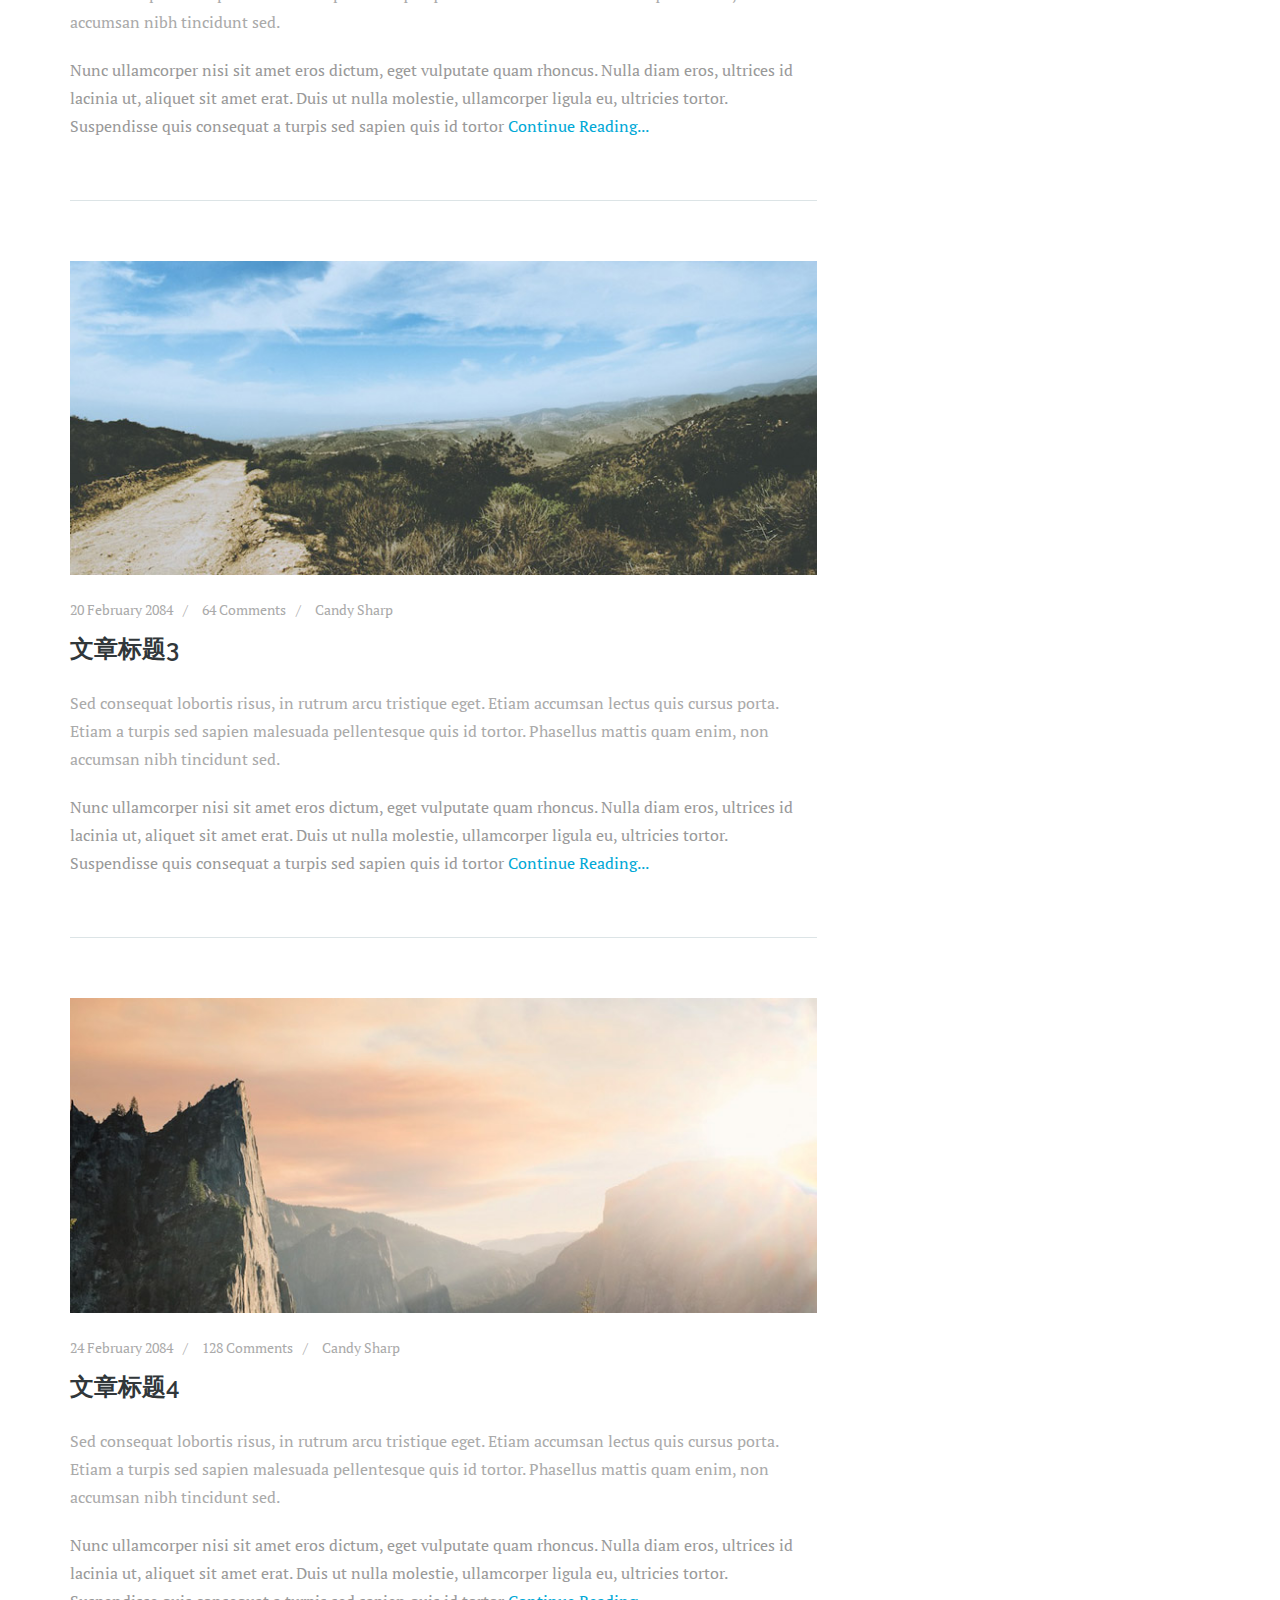
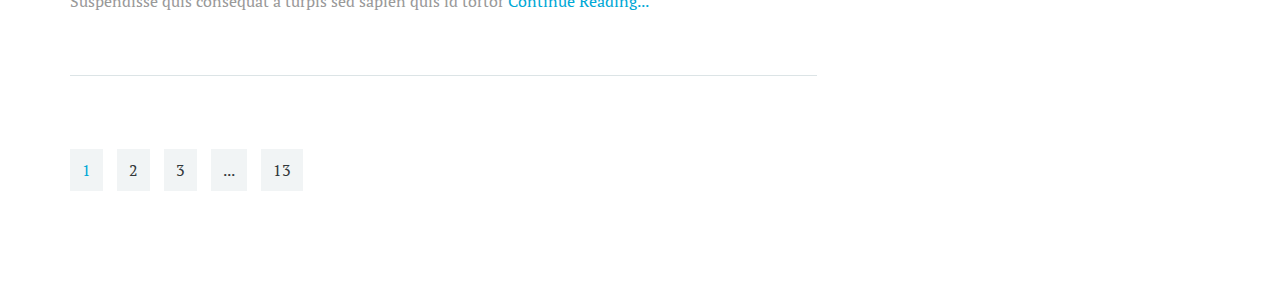
<file: templates/article.html>
<!DOCTYPE html>
<html lang="en-US">
<head>
	<meta charset="UTF-8">
	<meta name="viewport" content="width=device-width, initial-scale=1, maximum-scale=1">
	<title>大数据资源网|文章推送</title>
    <meta name="keywords" content="">
	<meta name="description" content="">
    <meta name="author" content="templatemo">
    <!-- 
	Medigo Template
	http://www.templatemo.com/preview/templatemo_460_medigo
    -->

	<!-- Google Fonts -->
	<link href="http://fonts.googleapis.com/css?family=PT+Serif:400,700,400italic,700itali" rel="stylesheet">
	<link href="http://fonts.googleapis.com/css?family=Raleway:400,900,800,700,500,200,100,600" rel="stylesheet">

	<!-- Stylesheets -->
	<link rel="stylesheet" href="../static/bootstrap/bootstrap.css">
	<link rel="stylesheet" href="../static/css/misc.css">
	<link rel="stylesheet" href="../static/css/blue-scheme.css">
	
	<!-- JavaScripts -->
	<script src="../static/js/jquery-1.10.2.min.js"></script>
	<script src="../static/js/jquery-migrate-1.2.1.min.js"></script>

	<link rel="shortcut icon" href="../static/images/favicon.ico" type="image/x-icon" />

</head>
<body>


	<div class="responsive_menu">
        <ul class="main_menu">
            <li><a href="index.html">首页</a></li>
            <li><a href="#">课程资源</a>
            	<ul>
            		<li><a href="documentary.html">纪录片</a></li>
            		<li><a href="#">课程链接</a></li>
            		<li><a href="article.html">文章推送</a></li>
            	</ul>
            </li>
            <li><a href="#">相关文献</a>
				<ul>
					<li><a href="blog.html">论文</a></li>
					<li><a href="article-single.html">电子书</a></li>
                    <li><a href="#">visit templatemo</a></li>
				</ul>
            </li>
            <li><a href="#">专家团队</a></li>
            <li><a href="#">相关政策</a></li>
        </ul> <!-- /.main_menu -->
    </div> <!-- /.responsive_menu -->

	<header class="site-header clearfix">
		<div class="container">

			<div class="row">

				<div class="col-md-12">

					<div class="pull-left logo">
						<a href="index.html">
							<img src="../static/images/logo.png" alt="Medigo">
						</a>
					</div>	<!-- /.logo -->

					<div class="main-navigation pull-right">

						<nav class="main-nav visible-md visible-lg">
							<ul class="sf-menu">
								<li><a href="index.html">首页</a></li>
					            <li class="active"><a href="#">课程资源</a>
					            	<ul>
					            		<li><a href="documentary.html">纪录片</a></li>
					            		<li><a href="project-image.html">课程链接</a></li>
					            		<li><a href="aiticle.html">文章推送</a></li>
					            	</ul>
					            </li>
					            <li><a href="#">相关文献</a>
									<ul>
										<li><a href="blog.html">论文</a></li>
										<li><a href="article-single.html">电子书</a></li>
                                   
									</ul>
					            </li>
					            <li><a href="#">专家团队</a></li>
					            <li><a href="#">相关政策</a></li>
							</ul> <!-- /.sf-menu -->
						</nav> <!-- /.main-nav -->

						<!-- This one in here is responsive menu for tablet and mobiles -->
					    <div class="responsive-navigation visible-sm visible-xs">
					        <a href="#nogo" class="menu-toggle-btn">
					            <i class="fa fa-bars"></i>
					        </a>
					    </div> <!-- /responsive_navigation -->

					</div> <!-- /.main-navigation -->

				</div> <!-- /.col-md-12 -->

			</div> <!-- /.row -->

		</div> <!-- /.container -->
	</header> <!-- /.site-header -->

	<div class="first-widget parallax" id="blog">
		<div class="parallax-overlay">
			<div class="container pageTitle">
				<div class="row">
					<div class="col-md-6 col-sm-6">
						<h2 class="page-title">文章推送</h2>
					</div> <!-- /.col-md-6 -->
					<div class="col-md-6 col-sm-6 text-right">
						<!--<span class="page-location">Home / Blog</span>-->
					</div> <!-- /.col-md-6 -->
				</div> <!-- /.row -->
			</div> <!-- /.container -->
		</div> <!-- /.parallax-overlay -->
	</div> <!-- /.pageTitle -->

	<div class="container">	
		<div class="row">

			<div class="col-md-8 blog-posts">
				<div class="row">
					<div class="col-md-12">
						<div class="post-blog">
							<div class="blog-image">
								<a href="article-single.html">
									<img src="../static/images/includes/blog1.jpg" alt="">
								</a>
							</div> <!-- /.blog-image -->
							<div class="blog-content">
								<span class="meta-date"><a href="#">28 February 2084</a></span>
								<span class="meta-comments"><a href="#">14 Comments</a></span>
								<span class="meta-author"><a href="#">Candy Sharp</a></span>
								<h3><a href="article-single.html">文章标题1</a></h3>
								<p class="light-text">Sed consequat lobortis risus, in rutrum arcu tristique eget. Etiam accumsan lectus quis cursus porta.  Etiam a turpis sed sapien malesuada pellentesque quis id tortor.  Phasellus mattis quam enim, non accumsan nibh tincidunt sed.</p>
								<p>Nunc ullamcorper nisi sit amet eros dictum, eget vulputate quam rhoncus. Nulla diam eros, ultrices id lacinia ut, aliquet sit amet erat. Duis ut nulla molestie, ullamcorper ligula eu, ultricies tortor. Suspendisse quis consequat a turpis sed sapien quis id tortor <a href="article-single.html">Continue Reading...</a></p>
							</div> <!-- /.blog-content -->
						</div> <!-- /.post-blog -->
						<div class="post-blog">
							<div class="blog-image">
								<a href="article-single.html">
									<img src="../static/images/includes/blog2.jpg" alt="">
								</a>
							</div> <!-- /.blog-image -->
							<div class="blog-content">
								<span class="meta-date"><a href="#">24 February 2084</a></span>
								<span class="meta-comments"><a href="#">32 Comments</a></span>
								<span class="meta-author"><a href="#">Candy Sharp</a></span>
								<h3><a href="article-single.html">文章标题2</a></h3>
								<p class="light-text">Sed consequat lobortis risus, in rutrum arcu tristique eget. Etiam accumsan lectus quis cursus porta.  Etiam a turpis sed sapien malesuada pellentesque quis id tortor.  Phasellus mattis quam enim, non accumsan nibh tincidunt sed.</p>
								<p>Nunc ullamcorper nisi sit amet eros dictum, eget vulputate quam rhoncus. Nulla diam eros, ultrices id lacinia ut, aliquet sit amet erat. Duis ut nulla molestie, ullamcorper ligula eu, ultricies tortor. Suspendisse quis consequat a turpis sed sapien quis id tortor <a href="article-single.html">Continue Reading...</a></p>
							</div> <!-- /.blog-content -->
						</div> <!-- /.post-blog -->
						<div class="post-blog">
							<div class="blog-image">
								<a href="article-single.html">
									<img src="../static/images/includes/blog3.jpg" alt="">
								</a>
							</div> <!-- /.blog-image -->
							<div class="blog-content">
								<span class="meta-date"><a href="#">20 February 2084</a></span>
								<span class="meta-comments"><a href="#">64 Comments</a></span>
								<span class="meta-author"><a href="#">Candy Sharp</a></span>
								<h3><a href="article-single.html">文章标题3</a></h3>
								<p class="light-text">Sed consequat lobortis risus, in rutrum arcu tristique eget. Etiam accumsan lectus quis cursus porta.  Etiam a turpis sed sapien malesuada pellentesque quis id tortor.  Phasellus mattis quam enim, non accumsan nibh tincidunt sed.</p>
								<p>Nunc ullamcorper nisi sit amet eros dictum, eget vulputate quam rhoncus. Nulla diam eros, ultrices id lacinia ut, aliquet sit amet erat. Duis ut nulla molestie, ullamcorper ligula eu, ultricies tortor. Suspendisse quis consequat a turpis sed sapien quis id tortor <a href="article-single.html">Continue Reading...</a></p>
							</div> <!-- /.blog-content -->
						</div> <!-- /.post-blog -->
						<div class="post-blog">
							<div class="blog-image">
								<a href="article-single.html">
									<img src="../static/images/includes/blog4.jpg" alt="">
								</a>
							</div> <!-- /.blog-image -->
							<div class="blog-content">
								<span class="meta-date"><a href="#">24 February 2084</a></span>
								<span class="meta-comments"><a href="#">128 Comments</a></span>
								<span class="meta-author"><a href="#">Candy Sharp</a></span>
								<h3><a href="article-single.html">文章标题4</a></h3>
								<p class="light-text">Sed consequat lobortis risus, in rutrum arcu tristique eget. Etiam accumsan lectus quis cursus porta.  Etiam a turpis sed sapien malesuada pellentesque quis id tortor.  Phasellus mattis quam enim, non accumsan nibh tincidunt sed.</p>
								<p>Nunc ullamcorper nisi sit amet eros dictum, eget vulputate quam rhoncus. Nulla diam eros, ultrices id lacinia ut, aliquet sit amet erat. Duis ut nulla molestie, ullamcorper ligula eu, ultricies tortor. Suspendisse quis consequat a turpis sed sapien quis id tortor <a href="article-single.html">Continue Reading...</a></p>
							</div> <!-- /.blog-content -->
						</div> <!-- /.post-blog -->
					</div> <!-- /.col-md-12 -->
					<div class="col-md-12">
						<ul class="pages">
							<li><a href="#" class="active">1</a></li>
							<li><a href="#">2</a></li>
							<li><a href="#">3</a></li>
							<li><a href="#">...</a></li>
							<li><a href="#">13</a></li>
						</ul>
					</div> <!-- /.col-md-12 -->
				</div> <!-- /.row -->
			</div> <!-- /.col-md-8 -->

			<div class="col-md-4">
				<div class="sidebar">
					<div class="sidebar-widget">
						<h5 class="widget-title">热点排行</h5>
						<div class="last-post clearfix">
							<div class="thumb pull-left">
								<a href="#"><img src="../static/images/includes/blogthumb1.jpg" alt=""></a>
							</div>
							<div class="content">
								<span>24 February 2084</span>
								<h4><a href="#">top标题1</a></h4>
							</div>
						</div> <!-- /.last-post -->
						<div class="last-post clearfix">
							<div class="thumb pull-left">
								<a href="#"><img src="../static/images/includes/blogthumb2.jpg" alt=""></a>
							</div>
							<div class="content">
								<span>24 February 2084</span>
								<h4><a href="#">top标题2</a></h4>
							</div>
						</div> <!-- /.last-post -->
						<div class="last-post clearfix">
							<div class="thumb pull-left">
								<a href="#"><img src="../static/images/includes/blogthumb3.jpg" alt=""></a>
							</div>
							<div class="content">
								<span>24 February 2084</span>
								<h4><a href="#">top标题2</a></h4>
							</div>
						</div> <!-- /.last-post -->
					</div> <!-- /.sidebar-widget -->
					<div class="sidebar-widget">
						<h5 class="widget-title">标签</h5>
						<div class="row categories">
							<div class="col-md-6">
								<ul>
									<li><a href="#">标签1</a></li>
									<li><a href="#">标签2</a></li>
									<li><a href="#">标签3</a></li>
									<li><a href="#">标签4</a></li>
								</ul>
							</div>
							<div class="col-md-6">
								<ul>
									<li><a href="#">标签5</a></li>
									<li><a href="#">标签6</a></li>
								</ul>
							</div>
						</div> <!-- /.row -->
					</div> <!-- /.sidebar-widget -->
					
				</div> <!-- /.sidebar -->
			</div> <!-- /.col-md-4 -->

		</div> <!-- /.row -->
	</div> <!-- /.container -->	

	

	<!-- Scripts -->
	<script src="../static/js/min/plugins.min.js"></script>
	<script src="../static/js/min/medigo-custom.min.js"></script>


</body>
</html>
</file>
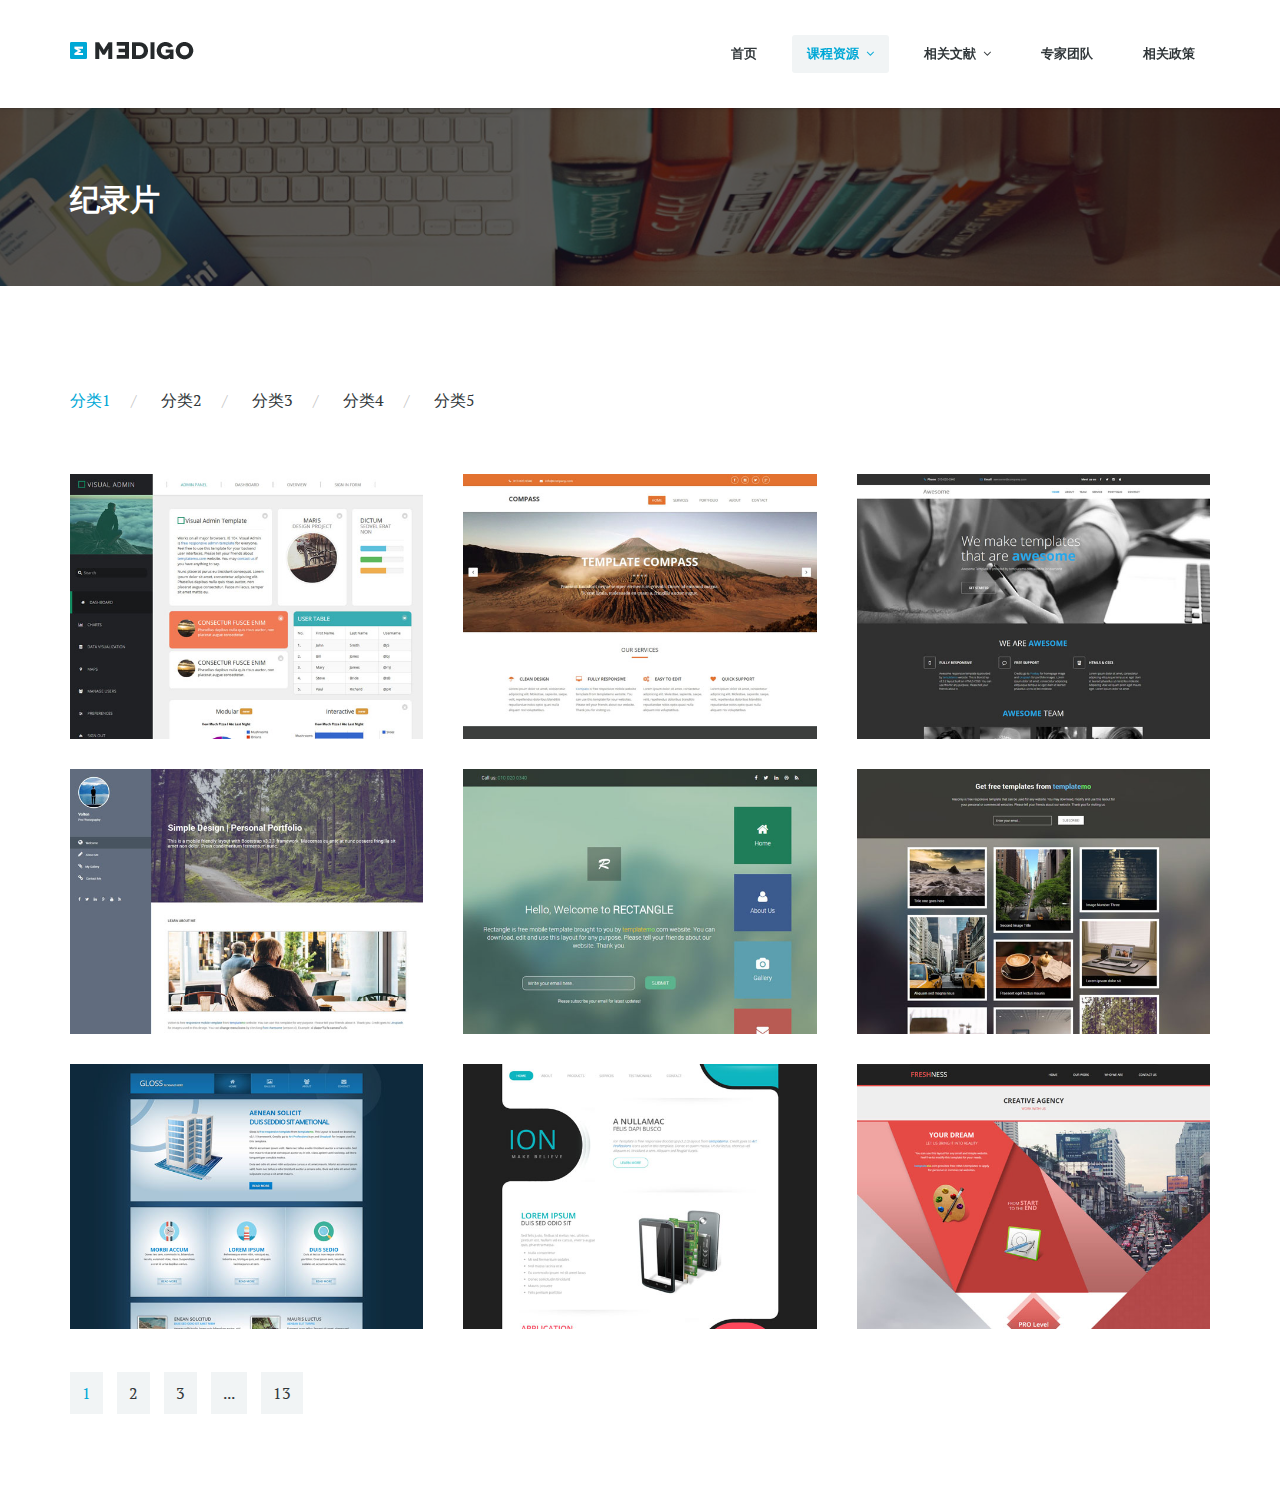
<file: templates/documentary.html>
<!DOCTYPE html>
<html lang="en-US">
<head>
	<meta charset="UTF-8">
	<meta name="viewport" content="width=device-width, initial-scale=1, maximum-scale=1">
	<title>大数据资源网|纪录片</title>
    <meta name="keywords" content="">
	<meta name="description" content="">
    <meta name="author" content="templatemo">
    <!-- 
	Medigo Template
	http://www.templatemo.com/preview/templatemo_460_medigo
    -->

	<!-- Google Fonts -->
	<link href="http://fonts.googleapis.com/css?family=PT+Serif:400,700,400italic,700itali" rel="stylesheet">
	<link href="http://fonts.googleapis.com/css?family=Raleway:400,900,800,700,500,200,100,600" rel="stylesheet">

	<!-- Stylesheets -->
	<link rel="stylesheet" href="../static/bootstrap/bootstrap.css">
	<link rel="stylesheet" href="../static/css/misc.css">
	<link rel="stylesheet" href="../static/css/blue-scheme.css">
	
	<!-- JavaScripts -->
	<script src="../static/js/jquery-1.10.2.min.js"></script>
	<script src="../static/js/jquery-migrate-1.2.1.min.js"></script>

	<link rel="shortcut icon" href="../static/images/favicon.ico" type="image/x-icon" />

</head>
<body>


	<div class="responsive_menu">
        <ul class="main_menu">
            <li><a href="index.html">首页</a></li>
            <li><a href="#">课程资源</a>
            	<ul>
            		<li><a href="documentary.html">纪录片</a></li>
            		<li><a href="project-image.html">课程链接</a></li>
            		<li><a href="article.html">文章推送</a></li>
            	</ul>
            </li>
            <li><a href="#">Blog</a>
				<ul>
					<li><a href="#">Blog Standard</a></li>
					<li><a href="#">Blog Single</a></li>
                    <li><a href="#">visit templatemo</a></li>
				</ul>
            </li>
            <li><a href="#">Archives</a></li>
            <li><a href="#">Contact</a></li>
        </ul> <!-- /.main_menu -->
    </div> <!-- /.responsive_menu -->

	<header class="site-header clearfix">
		<div class="container">

			<div class="row">

				<div class="col-md-12">

					<div class="pull-left logo">
						<a href="index.html">
							<img src="../static/images/logo.png" alt="Medigo">
						</a>
					</div>	<!-- /.logo -->

					<div class="main-navigation pull-right">

						<nav class="main-nav visible-md visible-lg">
							<ul class="sf-menu">
								<li><a href="index.html">首页</a></li>
					            <li class="active"><a href="#">课程资源</a>
					            	<ul>
					            		<li><a href="documentary.html">纪录片</a></li>
					            		<li><a href="#">课程链接</a></li>
					            		<li><a href="article.html">文章推送</a></li>
					            	</ul>
					            </li>
					            <li><a href="#">相关文献</a>
									<ul>
										<li><a href="#">论文</a></li>
										<li><a href="#">电子书</a></li>
                                        <li><a href="#">visit templatemo</a></li>
									</ul>
					            </li>
					            <li><a href="#">专家团队</a></li>
					            <li><a href="#">相关政策</a></li>
							</ul> <!-- /.sf-menu -->
						</nav> <!-- /.main-nav -->

						<!-- This one in here is responsive menu for tablet and mobiles -->
					    <div class="responsive-navigation visible-sm visible-xs">
					        <a href="#nogo" class="menu-toggle-btn">
					            <i class="fa fa-bars"></i>
					        </a>
					    </div> <!-- /responsive_navigation -->

					</div> <!-- /.main-navigation -->

				</div> <!-- /.col-md-12 -->

			</div> <!-- /.row -->

		</div> <!-- /.container -->
	</header> <!-- /.site-header -->

	<div class="first-widget parallax" id="portfolio">
		<div class="parallax-overlay">
			<div class="container pageTitle">
				<div class="row">
					<div class="col-md-6 col-sm-6">
						<h2 class="page-title">纪录片</h2>
					</div> <!-- /.col-md-6 -->
					<div class="col-md-6 col-sm-6 text-right">
						<!--<span class="page-location">Home / Portfolio</span>-->
					</div> <!-- /.col-md-6 -->
				</div> <!-- /.row -->
			</div> <!-- /.container -->
		</div> <!-- /.parallax-overlay -->
	</div> <!-- /.pageTitle -->

	<div class="container">	
		<div class="row">
			<div class="col-md-12">
				<ul id="filters" class="mixitup-controls">
					<li class="filter" data-filter="all">分类1</li>
					<li class="filter" data-filter="branding">分类2</li>
					<li class="filter" data-filter="illustration">分类3</li>
					<li class="filter" data-filter="business">分类4</li>
					<li class="filter" data-filter="identity">分类5</li>
				</ul>
			</div> <!-- /.col-md-12 -->
		</div> <!-- /.row -->
	</div> <!-- /.container -->	

	<div class="container">
		<div class="row">
			<div class="portfolio-holder" id="Grid">
				<div class="portfolio-post col-sm-6 col-md-4 mix illustration">
					<div class="thumb-post">
						<div class="overlay">
                            <div class="overlay-inner">
                                <div class="portfolio-infos">
                                    <span class="meta-category">Illustration</span>
                                    <h3 class="portfolio-title"><a href="#">Visual Admin</a></h3>
                                </div>
                                <div class="portfolio-expand">
                                    <a class="fancybox" href="../static/images/includes/project1.jpg" title="Visual Admin">
                                        <i class="fa fa-expand"></i>
                                    </a>
                                </div>
                            </div>
                        </div>
                        <img src="../static/images/includes/project1.jpg" alt="Visual Admin">
					</div>
				</div> <!-- /.col-md-4 -->

				<div class="portfolio-post col-sm-6 col-md-4 mix branding">
					<div class="thumb-post">
						<div class="overlay">
                            <div class="overlay-inner">
                                <div class="portfolio-infos">
                                    <span class="meta-category">Branding</span>
                                    <h3 class="portfolio-title"><a href="#">Compass Template</a></h3>
                                </div>
                                <div class="portfolio-expand">
                                    <a class="fancybox" href="../static/images/includes/project2.jpg" title="Compass Template">
                                        <i class="fa fa-expand"></i>
                                    </a>
                                </div>
                            </div>
                        </div>
                        <img src="../static/images/includes/project2.jpg" alt="Compass Template">
					</div>
				</div> <!-- /.col-md-4 -->

				<div class="portfolio-post col-sm-6 col-md-4 mix illustration">
					<div class="thumb-post">
						<div class="overlay">
                            <div class="overlay-inner">
                                <div class="portfolio-infos">
                                    <span class="meta-category">Illustration</span>
                                    <h3 class="portfolio-title"><a href="#">Awesome Theme</a></h3>
                                </div>
                                <div class="portfolio-expand">
                                    <a class="fancybox" href="../static/images/includes/project3.jpg" title="Awesome Theme">
                                        <i class="fa fa-expand"></i>
                                    </a>
                                </div>
                            </div>
                        </div>
                        <img src="../static/images/includes/project3.jpg" alt="Awesome Theme">
					</div>
				</div> <!-- /.col-md-4 -->

				<div class="portfolio-post col-sm-6 col-md-4 mix illustration">
					<div class="thumb-post">
						<div class="overlay">
                            <div class="overlay-inner">
                                <div class="portfolio-infos">
                                    <span class="meta-category">Illustration</span>
                                    <h3 class="portfolio-title"><a href="#">Volton Personal Site</a></h3>
                                </div>
                                <div class="portfolio-expand">
                                    <a class="fancybox" href="../static/images/includes/project4.jpg" title="Volton Personal Site">
                                        <i class="fa fa-expand"></i>
                                    </a>
                                </div>
                            </div>
                        </div>
                        <img src="../static/images/includes/project4.jpg" alt="Volton Personal Site">
					</div>
				</div> <!-- /.col-md-4 -->

				<div class="portfolio-post col-sm-6 col-md-4 mix business">
					<div class="thumb-post">
						<div class="overlay">
                            <div class="overlay-inner">
                                <div class="portfolio-infos">
                                    <span class="meta-category">Business</span>
                                    <h3 class="portfolio-title"><a href="#">Rectangle Design</a></h3>
                                </div>
                                <div class="portfolio-expand">
                                    <a class="fancybox" href="../static/images/includes/project5.jpg" title="Rectangle Design">
                                        <i class="fa fa-expand"></i>
                                    </a>
                                </div>
                            </div>
                        </div>
                        <img src="../static/images/includes/project5.jpg" alt="Rectangle Design">
					</div>
				</div> <!-- /.col-md-4 -->

				<div class="portfolio-post col-sm-6 col-md-4 mix branding">
					<div class="thumb-post">
						<div class="overlay">
                            <div class="overlay-inner">
                                <div class="portfolio-infos">
                                    <span class="meta-category">Branding</span>
                                    <h3 class="portfolio-title"><a href="#">Masonry Gallery</a></h3>
                                </div>
                                <div class="portfolio-expand">
                                    <a class="fancybox" href="../static/images/includes/project6.jpg" title="Masonry Gallery">
                                        <i class="fa fa-expand"></i>
                                    </a>
                                </div>
                            </div>
                        </div>
                        <img src="../static/images/includes/project6.jpg" alt="Masonry Gallery">
					</div>
				</div> <!-- /.col-md-4 -->

				<div class="portfolio-post col-sm-6 col-md-4 mix branding identity">
					<div class="thumb-post">
						<div class="overlay">
                            <div class="overlay-inner">
                                <div class="portfolio-infos">
                                    <span class="meta-category">Branding / Identity</span>
                                    <h3 class="portfolio-title"><a href="#">Gloss Template</a></h3>
                                </div>
                                <div class="portfolio-expand">
                                    <a class="fancybox" href="../static/images/includes/project7.jpg" title="Gloss Template">
                                        <i class="fa fa-expand"></i>
                                    </a>
                                </div>
                            </div>
                        </div>
                        <img src="../static/images/includes/project7.jpg" alt="Gloss Template">
					</div>
				</div> <!-- /.col-md-4 -->

				<div class="portfolio-post col-sm-6 col-md-4 mix identity illustration">
					<div class="thumb-post">
						<div class="overlay">
                            <div class="overlay-inner">
                                <div class="portfolio-infos">
                                    <span class="meta-category">Identity / Illustration</span>
                                    <h3 class="portfolio-title"><a href="#">Ion Template</a></h3>
                                </div>
                                <div class="portfolio-expand">
                                    <a class="fancybox" href="../static/images/includes/project8.jpg" title="Ion Template">
                                        <i class="fa fa-expand"></i>
                                    </a>
                                </div>
                            </div>
                        </div>
                        <img src="../static/images/includes/project8.jpg" alt="Ion Template">
					</div>
				</div> <!-- /.col-md-4 -->

				<div class="portfolio-post col-sm-6 col-md-4 mix branding">
					<div class="thumb-post">
						<div class="overlay">
                            <div class="overlay-inner">
                                <div class="portfolio-infos">
                                    <span class="meta-category">Branding</span>
                                    <h3 class="portfolio-title"><a href="#">Freshness</a></h3>
                                </div>
                                <div class="portfolio-expand">
                                    <a class="fancybox" href="../static/images/includes/project9.jpg" title="Freshness">
                                        <i class="fa fa-expand"></i>
                                    </a>
                                </div>
                            </div>
                        </div>
                        <img src="../static/images/includes/project9.jpg" alt="Freshness">
					</div>
				</div> <!-- /.col-md-4 -->
				
			</div> <!-- /.portfolio-holder -->
		</div> <!-- /.row -->
	</div> <!-- /.container -->

	<div class="container">
		<div class="row">
			<div class="col-md-12">
				<ul class="pages">
					<li><a href="#" class="active">1</a></li>
					<li><a href="#">2</a></li>
					<li><a href="#">3</a></li>
					<li><a href="#">...</a></li>
					<li><a href="#">13</a></li>
				</ul>
			</div> <!-- /.col-md-12 -->
		</div> <!-- /.row -->
	</div> <!-- /.container -->

	<!-- Scripts -->
	<script src="../static/js/min/plugins.min.js"></script>
	<script src="../static/js/min/medigo-custom.min.js"></script>


</body>
</html>
</file>
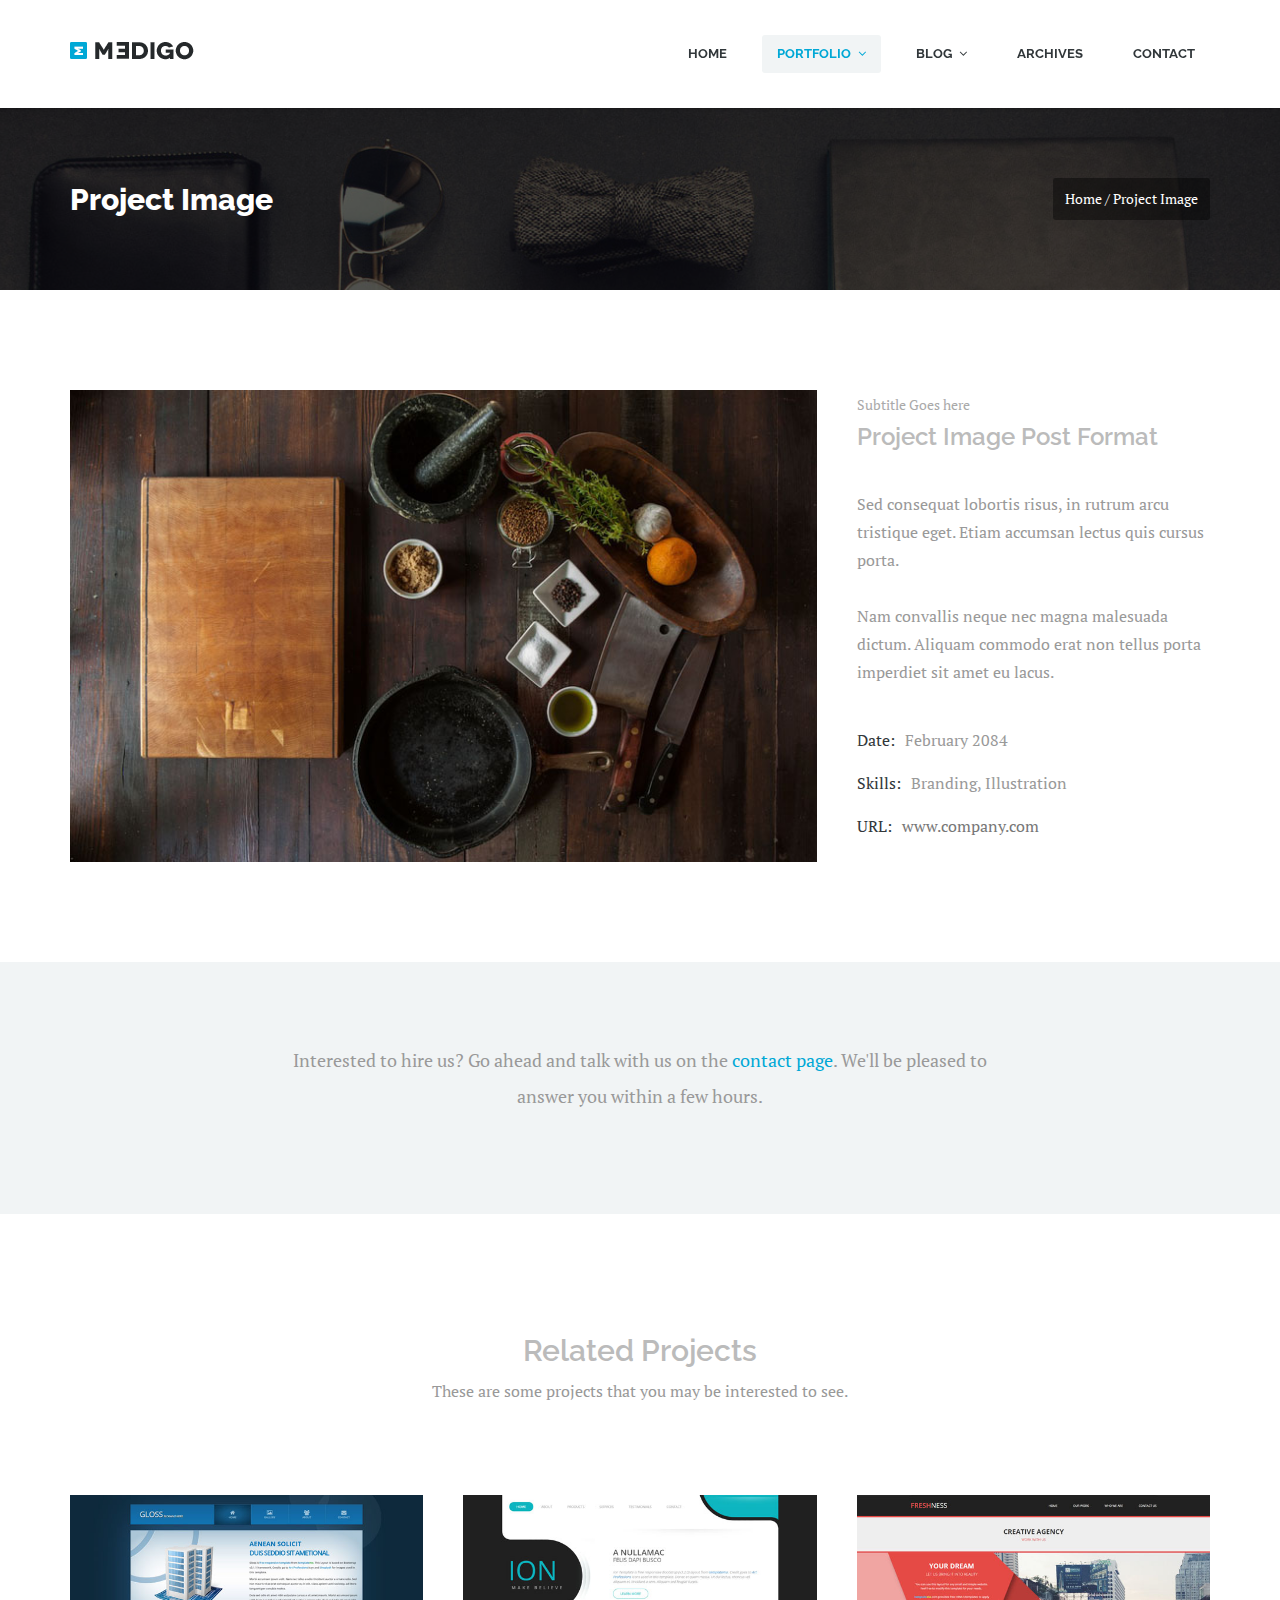
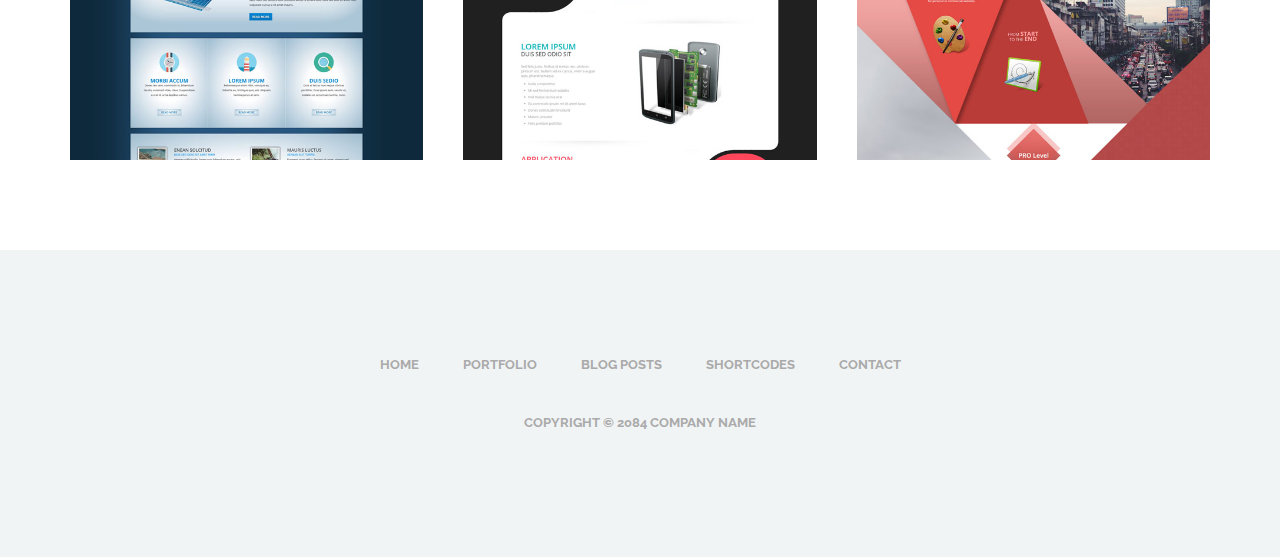
<file: templates/project-image.html>
<!DOCTYPE html>
<html lang="en-US">
<head>
	<meta charset="UTF-8">
	<meta name="viewport" content="width=device-width, initial-scale=1, maximum-scale=1">
	<title>Medigo Blue, Project Image</title>
    <meta name="keywords" content="">
	<meta name="description" content="">
    <meta name="author" content="templatemo">
    <!-- 
	Medigo Template
	http://www.templatemo.com/preview/templatemo_460_medigo
    -->

	<!-- Google Fonts -->
	<link href="http://fonts.googleapis.com/css?family=PT+Serif:400,700,400italic,700itali" rel="stylesheet">
	<link href="http://fonts.googleapis.com/css?family=Raleway:400,900,800,700,500,200,100,600" rel="stylesheet">

	<!-- Stylesheets -->
	<link rel="stylesheet" href="../static/bootstrap/bootstrap.css">
	<link rel="stylesheet" href="../static/css/misc.css">
	<link rel="stylesheet" href="../static/css/blue-scheme.css">
	
	<!-- JavaScripts -->
	<script src="../static/js/jquery-1.10.2.min.js"></script>
	<script src="../static/js/jquery-migrate-1.2.1.min.js"></script>

	<link rel="shortcut icon" href="../static/images/favicon.ico" type="image/x-icon" />

</head>
<body>


	<div class="responsive_menu">
        <ul class="main_menu">
            <li><a href="index.html">Home</a></li>
            <li><a href="#">Portfolio</a>
            	<ul>
            		<li><a href="portfolio.html">Portfolio Grid</a></li>
            		<li><a href="project-image.html">Project Image</a></li>
            		<li><a href="project-slideshow.html">Project Slideshow</a></li>
            	</ul>
            </li>
            <li><a href="#">Blog</a>
				<ul>
					<li><a href="blog.html">Blog Standard</a></li>
					<li><a href="blog-single.html">Blog Single</a></li>
                    <li><a href="#">visit templatemo</a></li>
				</ul>
            </li>
            <li><a href="archives.html">Archives</a></li>
            <li><a href="contact.html">Contact</a></li>
        </ul> <!-- /.main_menu -->
    </div> <!-- /.responsive_menu -->

	<header class="site-header clearfix">
		<div class="container">

			<div class="row">

				<div class="col-md-12">

					<div class="pull-left logo">
						<a href="index.html">
							<img src="../static/images/logo.png" alt="Medigo">
						</a>
					</div>	<!-- /.logo -->

					<div class="main-navigation pull-right">

						<nav class="main-nav visible-md visible-lg">
							<ul class="sf-menu">
								<li><a href="index.html">Home</a></li>
					            <li class="active"><a href="#">Portfolio</a>
					            	<ul>
					            		<li><a href="portfolio.html">Portfolio Grid</a></li>
					            		<li><a href="project-image.html">Project Image</a></li>
					            		<li><a href="project-slideshow.html">Project Slideshow</a></li>
					            	</ul>
					            </li>
					            <li><a href="#">Blog</a>
									<ul>
										<li><a href="blog.html">Blog Standard</a></li>
										<li><a href="blog-single.html">Blog Single</a></li>
                                        <li><a href="#">visit templatemo</a></li>
									</ul>
					            </li>
					            <li><a href="archives.html">Archives</a></li>
					            <li><a href="contact.html">Contact</a></li>
							</ul> <!-- /.sf-menu -->
						</nav> <!-- /.main-nav -->

						<!-- This one in here is responsive menu for tablet and mobiles -->
					    <div class="responsive-navigation visible-sm visible-xs">
					        <a href="#nogo" class="menu-toggle-btn">
					            <i class="fa fa-bars"></i>
					        </a>
					    </div> <!-- /responsive_navigation -->

					</div> <!-- /.main-navigation -->

				</div> <!-- /.col-md-12 -->

			</div> <!-- /.row -->

		</div> <!-- /.container -->
	</header> <!-- /.site-header -->

	<div class="first-widget parallax" id="portfolioId">
		<div class="parallax-overlay">
			<div class="container pageTitle">
				<div class="row">
					<div class="col-md-6 col-sm-6">
						<h2 class="page-title">Project Image</h2>
					</div> <!-- /.col-md-6 -->
					<div class="col-md-6 col-sm-6 text-right">
						<span class="page-location">Home / Project Image</span>
					</div> <!-- /.col-md-6 -->
				</div> <!-- /.row -->
			</div> <!-- /.container -->
		</div> <!-- /.parallax-overlay -->
	</div> <!-- /.pageTitle -->

	<div class="container">	
		<div class="row project-single">
			<div class="col-md-8">
				<div class="project-img">
					<img src="../static/images/includes/projectimage1.jpg" alt="Project Image 1">
				</div> <!-- /.project-img -->
			</div> <!-- /.col-md-8 -->
			<div class="col-md-4">
				<div class="project-info">
					<span class="subtitle">Subtitle Goes here</span>
					<h3 class="project-title">Project Image Post Format</h3>
					<p class="description">Sed consequat lobortis risus, in rutrum arcu tristique eget. Etiam accumsan lectus quis cursus porta.<br><br>Nam convallis neque nec magna malesuada dictum. Aliquam commodo erat non tellus porta imperdiet sit amet eu lacus.</p>
					<ul class="meta-post">
						<li><span>Date:</span>February 2084</li>
						<li><span>Skills:</span>Branding, Illustration</li>
						<li><span>URL:</span><a href="#">www.company.com</a></li>
					</ul>
				</div> <!-- /.project-info -->
			</div> <!-- /.col-md-4 -->
		</div> <!-- /.row -->
	</div> <!-- /.container -->	

	<div class="static-info-project">
		<div class="container">
			<div class="row">
				<div class="col-md-offset-2 col-md-8">
					<p class="larger-text">Interested to hire us? Go ahead and talk with us on the <a href="contact.html">contact page</a>. We'll be pleased to answer you within a few hours.</p>
				</div> <!-- /.col-md-8 -->
			</div> <!-- /.row -->
		</div> <!-- /.container -->
	</div> <!-- /.static-info-project -->

	<div class="related-projects">
		<div class="container">
			<div class="row">
				<div class="col-md-12">
					<div class="section-header">
						<h2 class="section-title">Related Projects</h2>
						<p class="section-desc">These are some projects that you may be interested to see.</p>
					</div> <!-- /.section-header -->
				</div> <!-- /.col-md-12 -->
			</div> <!-- /.row -->
		</div> <!-- /.container -->

		<div class="container">
			<div class="row">
				<div class="portfolio-holder">
					<div class="portfolio-post col-sm-6 col-md-4">
						<div class="thumb-post">
							<div class="overlay">
                            <div class="overlay-inner">
                                <div class="portfolio-infos">
                                    <span class="meta-category">Branding / Identity</span>
                                    <h3 class="portfolio-title"><a href="project-slideshow.html">Gloss Template</a></h3>
                                </div>
                                <div class="portfolio-expand">
                                    <a class="fancybox" href="../static/images/includes/project7.jpg" title="Gloss Template">
                                        <i class="fa fa-expand"></i>
                                    </a>
                                </div>
                            </div>
                        </div>
                        <img src="../static/images/includes/project7.jpg" alt="Gloss Template">
						</div>
					</div> <!-- /.col-md-4 -->

					<div class="portfolio-post col-sm-6 col-md-4">
						<div class="thumb-post">
							<div class="overlay">
                            <div class="overlay-inner">
                                <div class="portfolio-infos">
                                    <span class="meta-category">Identity / Illustration</span>
                                    <h3 class="portfolio-title"><a href="project-slideshow.html">Ion Template</a></h3>
                                </div>
                                <div class="portfolio-expand">
                                    <a class="fancybox" href="../static/images/includes/project8.jpg" title="Ion Template">
                                        <i class="fa fa-expand"></i>
                                    </a>
                                </div>
                            </div>
                        </div>
                        <img src="../static/images/includes/project8.jpg" alt="Ion Template">
						</div>
					</div> <!-- /.col-md-4 -->

					<div class="portfolio-post col-sm-6 col-md-4">
						<div class="thumb-post">
							<div class="overlay">
                            <div class="overlay-inner">
                                <div class="portfolio-infos">
                                    <span class="meta-category">Branding</span>
                                    <h3 class="portfolio-title"><a href="project-slideshow.html">Freshness</a></h3>
                                </div>
                                <div class="portfolio-expand">
                                    <a class="fancybox" href="../static/images/includes/project9.jpg" title="Freshness">
                                        <i class="fa fa-expand"></i>
                                    </a>
                                </div>
                            </div>
                        </div>
                        <img src="../static/images/includes/project9.jpg" alt="Freshness">
						</div>
					</div> <!-- /.col-md-4 -->
				</div> <!-- /.portfolio-holder -->
			</div> <!-- /.row -->
		</div> <!-- /.container -->
	</div> <!-- /.related-projects -->

	<footer class="site-footer">
		<div class="container">
			<div class="row">
				<div class="col-md-12">
					<nav class="footer-nav clearfix">
						<ul class="footer-menu">
							<li><a href="index.html">Home</a></li>
							<li><a href="portfolio.html">Portfolio</a></li>
							<li><a href="blog.html">Blog Posts</a></li>
							<li><a href="archives.html">Shortcodes</a></li>
							<li><a href="contact.html">Contact</a></li>
						</ul> <!-- /.footer-menu -->
					</nav> <!-- /.footer-nav -->
				</div> <!-- /.col-md-12 -->
			</div> <!-- /.row -->
			<div class="row">
				<div class="col-md-12">
					<p class="copyright-text">Copyright &copy; 2084 Company Name</p>
				</div> <!-- /.col-md-12 -->
			</div> <!-- /.row -->
		</div> <!-- /.container -->
	</footer> <!-- /.site-footer -->

	<!-- Scripts -->
	<script src="../static/js/min/plugins.min.js"></script>
	<script src="../static/js/min/medigo-custom.min.js"></script>

</body>
</html>
</file>
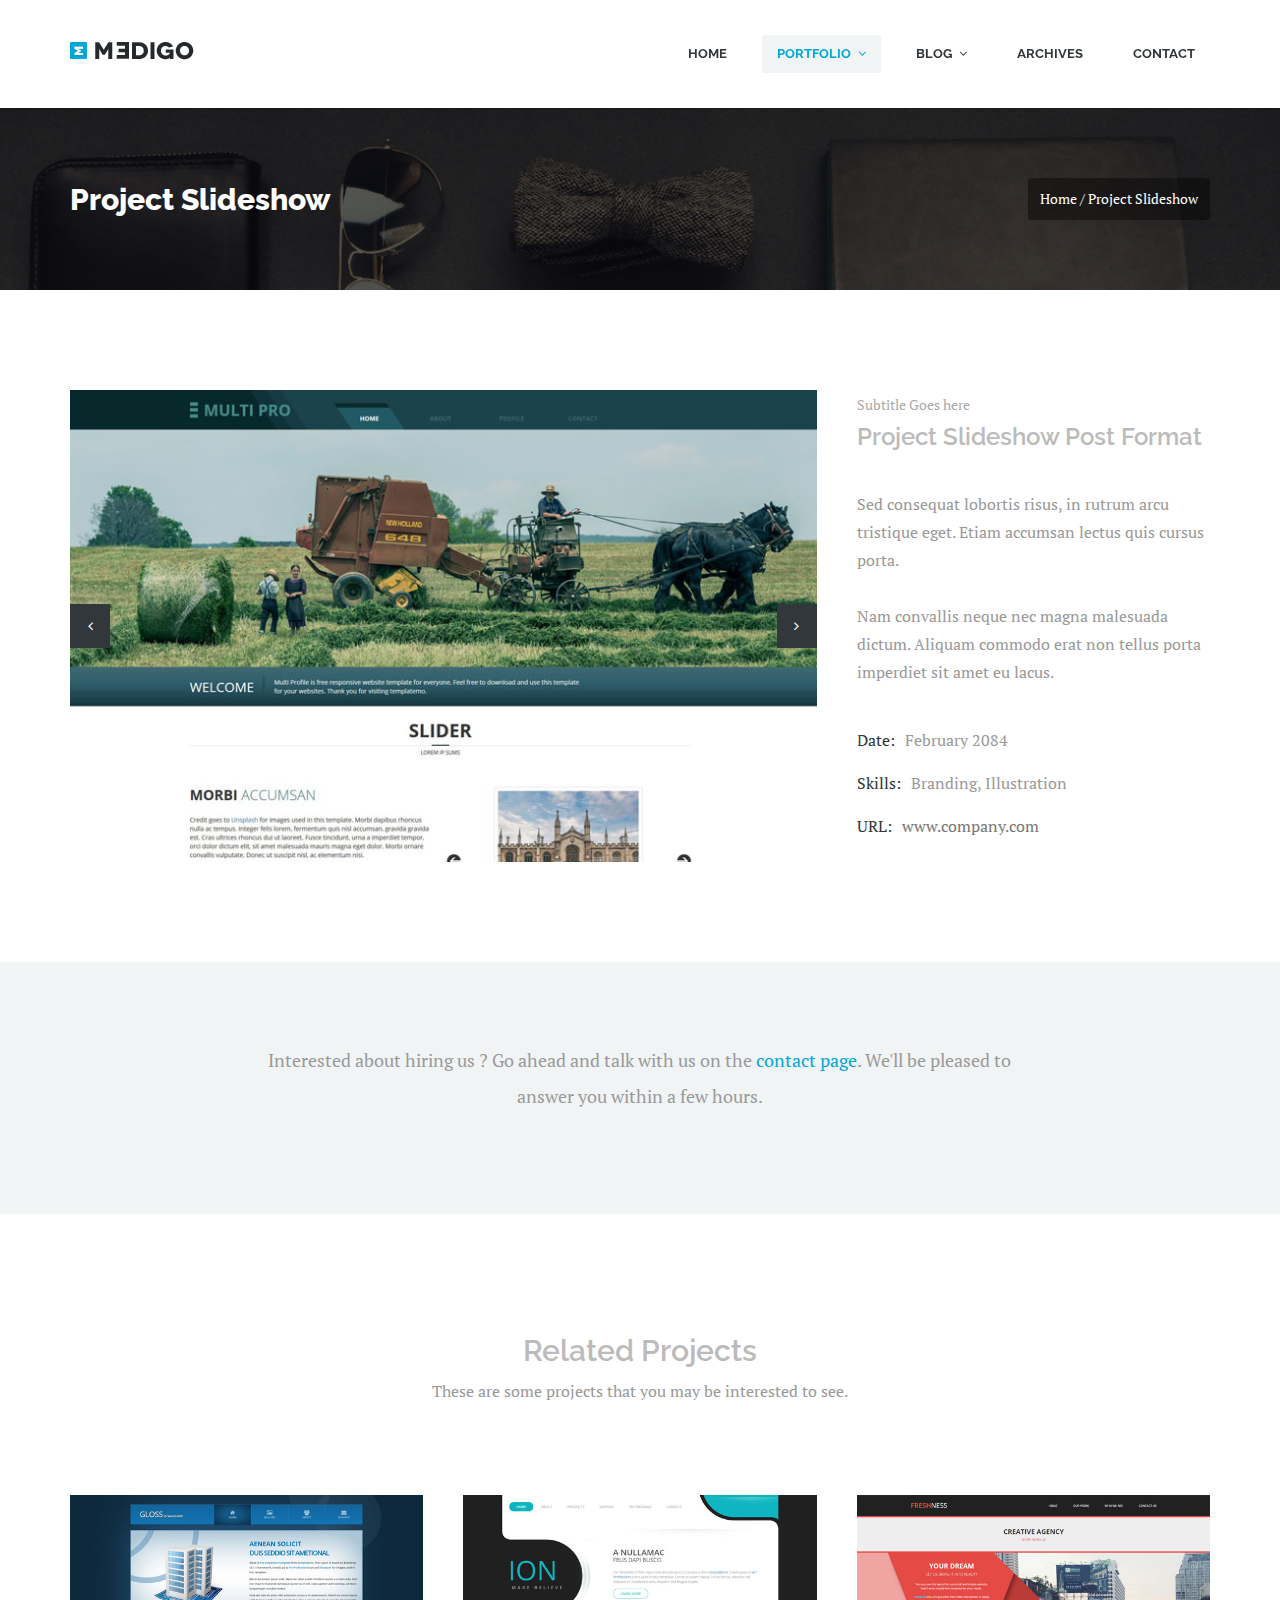
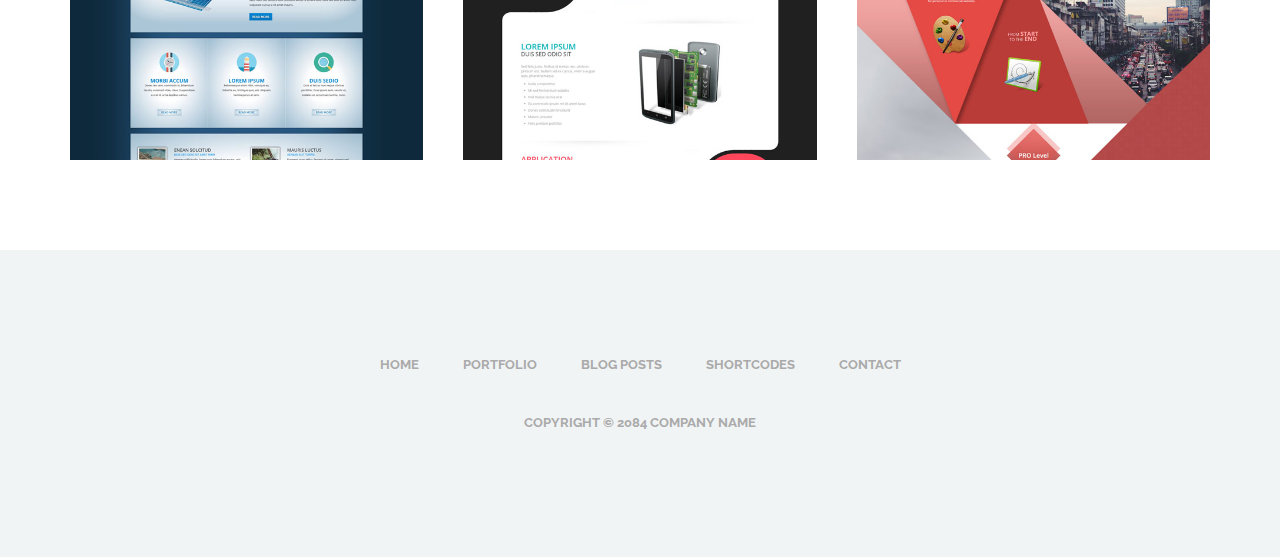
<file: templates/project-slideshow.html>
<!DOCTYPE html>
<html lang="en-US">
<head>
	<meta charset="UTF-8">
	<meta name="viewport" content="width=device-width, initial-scale=1, maximum-scale=1">
	<title>Medigo Blue, Project Slideshow</title>
    <meta name="keywords" content="">
	<meta name="description" content="">
    <meta name="author" content="templatemo">
    <!-- 
	Medigo Template
	http://www.templatemo.com/preview/templatemo_460_medigo
    -->

	<!-- Google Fonts -->
	<link href="http://fonts.googleapis.com/css?family=PT+Serif:400,700,400italic,700itali" rel="stylesheet">
	<link href="http://fonts.googleapis.com/css?family=Raleway:400,900,800,700,500,200,100,600" rel="stylesheet">

	<!-- Stylesheets -->
	<link rel="stylesheet" href="../static/bootstrap/bootstrap.css">
	<link rel="stylesheet" href="../static/css/misc.css">
	<link rel="stylesheet" href="../static/css/blue-scheme.css">
	
	<!-- JavaScripts -->
	<script src="../static/js/jquery-1.10.2.min.js"></script>
	<script src="../static/js/jquery-migrate-1.2.1.min.js"></script>

	<link rel="shortcut icon" href="../static/images/favicon.ico" type="image/x-icon" />

</head>
<body>


	<div class="responsive_menu">
        <ul class="main_menu">
            <li><a href="index.html">Home</a></li>
            <li><a href="#">Portfolio</a>
            	<ul>
            		<li><a href="portfolio.html">Portfolio Grid</a></li>
            		<li><a href="project-image.html">Project Image</a></li>
            		<li><a href="project-slideshow.html">Project Slideshow</a></li>
            	</ul>
            </li>
            <li><a href="#">Blog</a>
				<ul>
					<li><a href="blog.html">Blog Standard</a></li>
					<li><a href="blog-single.html">Blog Single</a></li>
                    <li><a href="#">visit templatemo</a></li>
				</ul>
            </li>
            <li><a href="archives.html">Archives</a></li>
            <li><a href="contact.html">Contact</a></li>
        </ul> <!-- /.main_menu -->
    </div> <!-- /.responsive_menu -->

	<header class="site-header clearfix">
		<div class="container">

			<div class="row">

				<div class="col-md-12">

					<div class="pull-left logo">
						<a href="index.html">
							<img src="../static/images/logo.png" alt="Medigo">
						</a>
					</div>	<!-- /.logo -->

					<div class="main-navigation pull-right">

						<nav class="main-nav visible-md visible-lg">
							<ul class="sf-menu">
								<li><a href="index.html">Home</a></li>
					            <li class="active"><a href="#">Portfolio</a>
					            	<ul>
					            		<li><a href="portfolio.html">Portfolio Grid</a></li>
					            		<li><a href="project-image.html">Project Image</a></li>
					            		<li><a href="project-slideshow.html">Project Slideshow</a></li>
					            	</ul>
					            </li>
					            <li><a href="#">Blog</a>
									<ul>
										<li><a href="blog.html">Blog Standard</a></li>
										<li><a href="blog-single.html">Blog Single</a></li>
                                        <li><a href="#">visit templatemo</a></li>
									</ul>
					            </li>
					            <li><a href="archives.html">Archives</a></li>
					            <li><a href="contact.html">Contact</a></li>
							</ul> <!-- /.sf-menu -->
						</nav> <!-- /.main-nav -->

						<!-- This one in here is responsive menu for tablet and mobiles -->
					    <div class="responsive-navigation visible-sm visible-xs">
					        <a href="#nogo" class="menu-toggle-btn">
					            <i class="fa fa-bars"></i>
					        </a>
					    </div> <!-- /responsive_navigation -->

					</div> <!-- /.main-navigation -->

				</div> <!-- /.col-md-12 -->

			</div> <!-- /.row -->

		</div> <!-- /.container -->
	</header> <!-- /.site-header -->

	<div class="first-widget parallax" id="portfolioId">
		<div class="parallax-overlay">
			<div class="container pageTitle">
				<div class="row">
					<div class="col-md-6 col-sm-6">
						<h2 class="page-title">Project Slideshow</h2>
					</div> <!-- /.col-md-6 -->
					<div class="col-md-6 col-sm-6 text-right">
						<span class="page-location">Home / Project Slideshow</span>
					</div> <!-- /.col-md-6 -->
				</div> <!-- /.row -->
			</div> <!-- /.container -->
		</div> <!-- /.parallax-overlay -->
	</div> <!-- /.pageTitle -->

	<div class="container">	
		<div class="row project-single">
			<div class="col-md-8">
					<div class="flexslider">
						<ul class="slides">
							<li><img src="../static/images/includes/projectimage2.jpg" alt="Slide 1"></li>
							<li><img src="../static/images/includes/projectimage3.jpg" alt="Slide 2"></li>
							<li><img src="../static/images/includes/projectimage4.jpg" alt="Slide 3"></li>
						</ul>
					</div>

			</div> <!-- /.col-md-8 -->
			<div class="col-md-4">
				<div class="project-info">
					<span class="subtitle">Subtitle Goes here</span>
					<h3 class="project-title">Project Slideshow Post Format</h3>
					<p class="description">Sed consequat lobortis risus, in rutrum arcu tristique eget. Etiam accumsan lectus quis cursus porta.<br><br>Nam convallis neque nec magna malesuada dictum. Aliquam commodo erat non tellus porta imperdiet sit amet eu lacus.</p>
					<ul class="meta-post">
						<li><span>Date:</span>February 2084</li>
						<li><span>Skills:</span>Branding, Illustration</li>
						<li><span>URL:</span><a href="#">www.company.com</a></li>
					</ul>
				</div> <!-- /.project-info -->
			</div> <!-- /.col-md-4 -->
		</div> <!-- /.row -->
	</div> <!-- /.container -->	

	<div class="static-info-project">
		<div class="container">
			<div class="row">
				<div class="col-md-offset-2 col-md-8">
					<p class="larger-text">Interested about hiring us ? Go ahead and talk with us on the <a href="contact.html">contact page</a>. We'll be pleased to answer you within a few hours.</p>
				</div> <!-- /.col-md-8 -->
			</div> <!-- /.row -->
		</div> <!-- /.container -->
	</div> <!-- /.static-info-project -->

	<div class="related-projects">
		<div class="container">
			<div class="row">
				<div class="col-md-12">
					<div class="section-header">
						<h2 class="section-title">Related Projects</h2>
						<p class="section-desc">These are some projects that you may be interested to see.</p>
					</div> <!-- /.section-header -->
				</div> <!-- /.col-md-12 -->
			</div> <!-- /.row -->
		</div> <!-- /.container -->

		<div class="container">
			<div class="row">
				<div class="portfolio-holder">
					<div class="portfolio-post col-sm-6 col-md-4">
						<div class="thumb-post">
							<div class="overlay">
                            <div class="overlay-inner">
                                <div class="portfolio-infos">
                                    <span class="meta-category">Branding / Identity</span>
                                    <h3 class="portfolio-title"><a href="project-slideshow.html">Gloss Template</a></h3>
                                </div>
                                <div class="portfolio-expand">
                                    <a class="fancybox" href="../static/images/includes/project7.jpg" title="Gloss Template">
                                        <i class="fa fa-expand"></i>
                                    </a>
                                </div>
                            </div>
                        </div>
                        <img src="../static/images/includes/project7.jpg" alt="Gloss Template">
						</div>
					</div> <!-- /.col-md-4 -->

					<div class="portfolio-post col-sm-6 col-md-4">
						<div class="thumb-post">
							<div class="overlay">
                            <div class="overlay-inner">
                                <div class="portfolio-infos">
                                    <span class="meta-category">Identity / Illustration</span>
                                    <h3 class="portfolio-title"><a href="project-slideshow.html">Ion Template</a></h3>
                                </div>
                                <div class="portfolio-expand">
                                    <a class="fancybox" href="../static/images/includes/project8.jpg" title="Ion Template">
                                        <i class="fa fa-expand"></i>
                                    </a>
                                </div>
                            </div>
                        </div>
                        <img src="../static/images/includes/project8.jpg" alt="Ion Template">
						</div>
					</div> <!-- /.col-md-4 -->

					<div class="portfolio-post col-sm-6 col-md-4">
						<div class="thumb-post">
							<div class="overlay">
                            <div class="overlay-inner">
                                <div class="portfolio-infos">
                                    <span class="meta-category">Branding</span>
                                    <h3 class="portfolio-title"><a href="project-slideshow.html">Freshness</a></h3>
                                </div>
                                <div class="portfolio-expand">
                                    <a class="fancybox" href="../static/images/includes/project9.jpg" title="Freshness">
                                        <i class="fa fa-expand"></i>
                                    </a>
                                </div>
                            </div>
                        </div>
                        <img src="../static/images/includes/project9.jpg" alt="Freshness">
						</div>
					</div> <!-- /.col-md-4 -->
				</div> <!-- /.portfolio-holder -->
			</div> <!-- /.row -->
		</div> <!-- /.container -->
	</div> <!-- /.related-projects -->

	<footer class="site-footer">
		<div class="container">
			<div class="row">
				<div class="col-md-12">
					<nav class="footer-nav clearfix">
						<ul class="footer-menu">
							<li><a href="index.html">Home</a></li>
							<li><a href="portfolio.html">Portfolio</a></li>
							<li><a href="blog.html">Blog Posts</a></li>
							<li><a href="archives.html">Shortcodes</a></li>
							<li><a href="contact.html">Contact</a></li>
						</ul> <!-- /.footer-menu -->
					</nav> <!-- /.footer-nav -->
				</div> <!-- /.col-md-12 -->
			</div> <!-- /.row -->
			<div class="row">
				<div class="col-md-12">
					<p class="copyright-text">Copyright &copy; 2084 Company Name</p>
				</div> <!-- /.col-md-12 -->
			</div> <!-- /.row -->
		</div> <!-- /.container -->
	</footer> <!-- /.site-footer -->

	<!-- Scripts -->
	<script src="../static/js/min/plugins.min.js"></script>
	<script src="../static/js/min/medigo-custom.min.js"></script>


</body>
</html>
</file>
<file: static/css/misc.css>
/* 
 * 	Core Owl Carousel CSS File
 *	v1.3.2
 */
/* clearfix */
.owl-carousel .owl-wrapper:after {
  content: ".";
  display: block;
  clear: both;
  visibility: hidden;
  line-height: 0;
  height: 0;
}

/* display none until init */
.owl-carousel {
  display: none;
  position: relative;
  width: 100%;
  -ms-touch-action: pan-y;
}

.owl-carousel .owl-wrapper {
  display: none;
  position: relative;
  -webkit-transform: translate3d(0px, 0px, 0px);
}

.owl-carousel .owl-wrapper-outer {
  overflow: hidden;
  position: relative;
  width: 100%;
}

.owl-carousel .owl-wrapper-outer.autoHeight {
  -webkit-transition: height 500ms ease-in-out;
  -moz-transition: height 500ms ease-in-out;
  -ms-transition: height 500ms ease-in-out;
  -o-transition: height 500ms ease-in-out;
  transition: height 500ms ease-in-out;
}

.owl-carousel .owl-item {
  float: left;
}

.owl-controls .owl-page,
.owl-controls .owl-buttons div {
  cursor: pointer;
}

.owl-controls {
  -webkit-user-select: none;
  -khtml-user-select: none;
  -moz-user-select: none;
  -ms-user-select: none;
  user-select: none;
  -webkit-tap-highlight-color: transparent;
}

/* mouse grab icon */
.grabbing {
  cursor: url(../images/grabbing.png) 8 8, move;
}

/* fix */
.owl-carousel .owl-wrapper,
.owl-carousel .owl-item {
  -webkit-backface-visibility: hidden;
  -moz-backface-visibility: hidden;
  -ms-backface-visibility: hidden;
  -webkit-transform: translate3d(0, 0, 0);
  -moz-transform: translate3d(0, 0, 0);
  -ms-transform: translate3d(0, 0, 0);
}

/*
* 	Owl Carousel Owl Demo Theme 
*	v1.3.2
*/
.owl-theme .owl-controls {
  margin-top: 10px;
  text-align: center;
}

/* Styling Next and Prev buttons */
.owl-theme .owl-controls .owl-buttons div {
  color: #31373a;
  display: inline-block;
  zoom: 1;
  *display: inline;
  /*IE7 life-saver */
  background: white;
  filter: Alpha(Opacity=30);
  /*IE7 fix*/
  opacity: 0.3;
  -webkit-transition: all 0.2s ease-in-out;
  -moz-transition: all 0.2s ease-in-out;
  -ms-transition: all 0.2s ease-in-out;
  -o-transition: all 0.2s ease-in-out;
  transition: all 0.2s ease-in-out;
}

/* Clickable class fix problem with hover on touch devices */
/* Use it for non-touch hover action */
.owl-theme .owl-controls.clickable .owl-buttons div:hover {
  filter: Alpha(Opacity=100);
  /*IE7 fix*/
  opacity: 1;
  text-decoration: none;
}

/* Styling Pagination*/
.owl-theme .owl-controls .owl-page {
  display: inline-block;
  zoom: 1;
  *display: inline;
  /*IE7 life-saver */
}

.owl-theme .owl-controls .owl-page span {
  display: block;
  width: 12px;
  height: 12px;
  margin: 5px 7px;
  filter: Alpha(Opacity=50);
  /*IE7 fix*/
  opacity: 0.5;
  -webkit-border-radius: 20px;
  -moz-border-radius: 20px;
  border-radius: 20px;
  background: #869791;
}

.owl-theme .owl-controls .owl-page.active span,
.owl-theme .owl-controls.clickable .owl-page:hover span {
  filter: Alpha(Opacity=100);
  /*IE7 fix*/
  opacity: 1;
}

/* If PaginationNumbers is true */
.owl-theme .owl-controls .owl-page span.owl-numbers {
  height: auto;
  width: auto;
  color: #FFF;
  padding: 2px 10px;
  font-size: 12px;
  -webkit-border-radius: 30px;
  -moz-border-radius: 30px;
  border-radius: 30px;
}

/* preloading images */
.owl-item.loading {
  min-height: 150px;
  background: url(../images/AjaxLoader.gif) no-repeat center center;
}

/* 
 *  Owl Carousel CSS3 Transitions 
 *  v1.3.2
 */
.owl-origin {
  -webkit-perspective: 1200px;
  -webkit-perspective-origin-x: 50%;
  -webkit-perspective-origin-y: 50%;
  -moz-perspective: 1200px;
  -moz-perspective-origin-x: 50%;
  -moz-perspective-origin-y: 50%;
  perspective: 1200px;
}

/* fade */
.owl-fade-out {
  z-index: 10;
  -webkit-animation: fadeOut .7s both ease;
  -moz-animation: fadeOut .7s both ease;
  animation: fadeOut .7s both ease;
}

.owl-fade-in {
  -webkit-animation: fadeIn .7s both ease;
  -moz-animation: fadeIn .7s both ease;
  animation: fadeIn .7s both ease;
}

/* backSlide */
.owl-backSlide-out {
  -webkit-animation: backSlideOut 1s both ease;
  -moz-animation: backSlideOut 1s both ease;
  animation: backSlideOut 1s both ease;
}

.owl-backSlide-in {
  -webkit-animation: backSlideIn 1s both ease;
  -moz-animation: backSlideIn 1s both ease;
  animation: backSlideIn 1s both ease;
}

/* goDown */
.owl-goDown-out {
  -webkit-animation: scaleToFade .7s ease both;
  -moz-animation: scaleToFade .7s ease both;
  animation: scaleToFade .7s ease both;
}

.owl-goDown-in {
  -webkit-animation: goDown .6s ease both;
  -moz-animation: goDown .6s ease both;
  animation: goDown .6s ease both;
}

/* scaleUp */
.owl-fadeUp-in {
  -webkit-animation: scaleUpFrom .5s ease both;
  -moz-animation: scaleUpFrom .5s ease both;
  animation: scaleUpFrom .5s ease both;
}

.owl-fadeUp-out {
  -webkit-animation: scaleUpTo .5s ease both;
  -moz-animation: scaleUpTo .5s ease both;
  animation: scaleUpTo .5s ease both;
}

/* Keyframes */
/*empty*/
@-webkit-keyframes empty {
  0% {
    opacity: 1;
  }
}
@-moz-keyframes empty {
  0% {
    opacity: 1;
  }
}
@keyframes empty {
  0% {
    opacity: 1;
  }
}
@-webkit-keyframes fadeIn {
  0% {
    opacity: 0;
  }

  100% {
    opacity: 1;
  }
}
@-moz-keyframes fadeIn {
  0% {
    opacity: 0;
  }

  100% {
    opacity: 1;
  }
}
@keyframes fadeIn {
  0% {
    opacity: 0;
  }

  100% {
    opacity: 1;
  }
}
@-webkit-keyframes fadeOut {
  0% {
    opacity: 1;
  }

  100% {
    opacity: 0;
  }
}
@-moz-keyframes fadeOut {
  0% {
    opacity: 1;
  }

  100% {
    opacity: 0;
  }
}
@keyframes fadeOut {
  0% {
    opacity: 1;
  }

  100% {
    opacity: 0;
  }
}
@-webkit-keyframes backSlideOut {
  25% {
    opacity: .5;
    -webkit-transform: translateZ(-500px);
  }

  75% {
    opacity: .5;
    -webkit-transform: translateZ(-500px) translateX(-200%);
  }

  100% {
    opacity: .5;
    -webkit-transform: translateZ(-500px) translateX(-200%);
  }
}
@-moz-keyframes backSlideOut {
  25% {
    opacity: .5;
    -moz-transform: translateZ(-500px);
  }

  75% {
    opacity: .5;
    -moz-transform: translateZ(-500px) translateX(-200%);
  }

  100% {
    opacity: .5;
    -moz-transform: translateZ(-500px) translateX(-200%);
  }
}
@keyframes backSlideOut {
  25% {
    opacity: .5;
    transform: translateZ(-500px);
  }

  75% {
    opacity: .5;
    transform: translateZ(-500px) translateX(-200%);
  }

  100% {
    opacity: .5;
    transform: translateZ(-500px) translateX(-200%);
  }
}
@-webkit-keyframes backSlideIn {
  0%, 25% {
    opacity: .5;
    -webkit-transform: translateZ(-500px) translateX(200%);
  }

  75% {
    opacity: .5;
    -webkit-transform: translateZ(-500px);
  }

  100% {
    opacity: 1;
    -webkit-transform: translateZ(0) translateX(0);
  }
}
@-moz-keyframes backSlideIn {
  0%, 25% {
    opacity: .5;
    -moz-transform: translateZ(-500px) translateX(200%);
  }

  75% {
    opacity: .5;
    -moz-transform: translateZ(-500px);
  }

  100% {
    opacity: 1;
    -moz-transform: translateZ(0) translateX(0);
  }
}
@keyframes backSlideIn {
  0%, 25% {
    opacity: .5;
    transform: translateZ(-500px) translateX(200%);
  }

  75% {
    opacity: .5;
    transform: translateZ(-500px);
  }

  100% {
    opacity: 1;
    transform: translateZ(0) translateX(0);
  }
}
@-webkit-keyframes scaleToFade {
  to {
    opacity: 0;
    -webkit-transform: scale(0.8);
  }
}
@-moz-keyframes scaleToFade {
  to {
    opacity: 0;
    -moz-transform: scale(0.8);
  }
}
@keyframes scaleToFade {
  to {
    opacity: 0;
    transform: scale(0.8);
  }
}
@-webkit-keyframes goDown {
  from {
    -webkit-transform: translateY(-100%);
  }
}
@-moz-keyframes goDown {
  from {
    -moz-transform: translateY(-100%);
  }
}
@keyframes goDown {
  from {
    transform: translateY(-100%);
  }
}
@-webkit-keyframes scaleUpFrom {
  from {
    opacity: 0;
    -webkit-transform: scale(1.5);
  }
}
@-moz-keyframes scaleUpFrom {
  from {
    opacity: 0;
    -moz-transform: scale(1.5);
  }
}
@keyframes scaleUpFrom {
  from {
    opacity: 0;
    transform: scale(1.5);
  }
}
@-webkit-keyframes scaleUpTo {
  to {
    opacity: 0;
    -webkit-transform: scale(1.5);
  }
}
@-moz-keyframes scaleUpTo {
  to {
    opacity: 0;
    -moz-transform: scale(1.5);
  }
}
@keyframes scaleUpTo {
  to {
    opacity: 0;
    transform: scale(1.5);
  }
}
/**
 * BxSlider v4.0 - Fully loaded, responsive content slider
 * http://bxslider.com
 *
 * Written by: Steven Wanderski, 2012
 * http://stevenwanderski.com
 * (while drinking Belgian ales and listening to jazz)
 *
 * CEO and founder of bxCreative, LTD
 * http://bxcreative.com
 */
/** RESET AND LAYOUT
===================================*/
.bx-wrapper {
  position: relative;
  margin: 0 auto;
  padding: 0;
  *zoom: 1;
}

.bx-wrapper img {
  max-width: 100%;
  display: block;
}

/** THEME
===================================*/
.bx-wrapper .bx-viewport {
  left: -5px;
}

.bx-wrapper .bx-pager,
.bx-wrapper .bx-controls-auto {
  position: absolute;
  width: 100%;
}

/* LOADER */
.bx-wrapper .bx-loading {
  min-height: 50px;
  height: 100%;
  width: 100%;
  position: absolute;
  top: 0;
  left: 0;
  z-index: 2000;
}

/* PAGER */
.bx-wrapper .bx-pager {
  text-align: center;
}

.bx-wrapper .bx-pager .bx-pager-item,
.bx-wrapper .bx-controls-auto .bx-controls-auto-item {
  display: inline-block;
  *zoom: 1;
  *display: inline;
}

/* PAGER WITH AUTO-CONTROLS HYBRID LAYOUT */
.bx-wrapper .bx-controls.bx-has-controls-auto.bx-has-pager .bx-pager {
  text-align: left;
  width: 80%;
}

.bx-wrapper .bx-controls.bx-has-controls-auto.bx-has-pager .bx-controls-auto {
  right: 0;
  width: 35px;
}

/*! fancyBox v2.1.5 fancyapps.com | fancyapps.com/fancybox/#license */
.fancybox-wrap,
.fancybox-skin,
.fancybox-outer,
.fancybox-inner,
.fancybox-image,
.fancybox-wrap iframe,
.fancybox-wrap object,
.fancybox-nav,
.fancybox-nav span,
.fancybox-tmp {
  padding: 0;
  margin: 0;
  border: 0;
  outline: none;
  vertical-align: top;
}

.fancybox-wrap {
  position: absolute;
  top: 0;
  left: 0;
  z-index: 99999;
}

.fancybox-skin {
  position: relative;
  background: #fff;
  color: #444;
  text-shadow: none;
}

.fancybox-opened {
  z-index: 99999;
}

.fancybox-outer, .fancybox-inner {
  position: relative;
}

.fancybox-inner {
  overflow: hidden;
}

.fancybox-type-iframe .fancybox-inner {
  -webkit-overflow-scrolling: touch;
}

.fancybox-error {
  color: #444;
  font: 14px/20px "Helvetica Neue",Helvetica,Arial,sans-serif;
  margin: 0;
  padding: 5px;
  white-space: nowrap;
}

.fancybox-image, .fancybox-iframe {
  display: block;
  width: 100%;
  height: 100%;
}

.fancybox-image {
  max-width: 100%;
  max-height: 100%;
}

#fancybox-loading, .fancybox-close, .fancybox-prev span, .fancybox-next span {
  background-image: url("../images/fancybox_sprite.png");
}

#fancybox-loading {
  position: fixed;
  top: 50%;
  left: 50%;
  margin-top: -22px;
  margin-left: -22px;
  background-position: 0 -108px;
  opacity: 0.8;
  cursor: pointer;
  z-index: 99999;
}

#fancybox-loading div {
  width: 44px;
  height: 44px;
  background: url("../images/fancybox_loading.gif") center center no-repeat;
}

.fancybox-close {
  position: absolute;
  top: -18px;
  right: -18px;
  width: 36px;
  height: 36px;
  cursor: pointer;
  z-index: 99999;
}

.fancybox-nav {
  position: absolute;
  top: 0;
  width: 40%;
  height: 100%;
  cursor: pointer;
  text-decoration: none;
  background: transparent url("../images/blank.gif");
  /* helps IE */
  -webkit-tap-highlight-color: transparent;
  z-index: 99999;
}

.fancybox-prev {
  left: 0;
}

.fancybox-next {
  right: 0;
}

.fancybox-nav span {
  position: absolute;
  top: 50%;
  width: 36px;
  height: 34px;
  margin-top: -18px;
  cursor: pointer;
  z-index: 99999;
  visibility: hidden;
}

.fancybox-prev span {
  left: 10px;
  background-position: 0 -36px;
}

.fancybox-next span {
  right: 10px;
  background-position: 0 -72px;
}

.fancybox-nav:hover span {
  visibility: visible;
}

.fancybox-tmp {
  position: absolute;
  top: -99999px;
  left: -99999px;
  visibility: hidden;
  max-width: 99999px;
  max-height: 99999px;
  overflow: visible !important;
}

/* Overlay helper */
.fancybox-lock {
  overflow: hidden !important;
  width: auto;
}

.fancybox-lock body {
  overflow: hidden !important;
}

.fancybox-lock-test {
  overflow-y: hidden !important;
}

.fancybox-overlay {
  position: absolute;
  top: 0;
  left: 0;
  overflow: hidden;
  display: none;
  z-index: 99998;
  background: rgba(0, 0, 0, 0.9);
}

.fancybox-overlay-fixed {
  position: fixed;
  bottom: 0;
  right: 0;
}

.fancybox-lock .fancybox-overlay {
  overflow: auto;
  overflow-y: scroll;
}

/* Title helper */
.fancybox-title {
  visibility: hidden;
  font-weight: normal;
  position: relative;
  text-shadow: none;
  z-index: 99999;
}

.fancybox-opened .fancybox-title {
  visibility: visible;
}

.fancybox-title-float-wrap {
  position: absolute;
  bottom: 0;
  right: 50%;
  margin-bottom: -35px;
  z-index: 99999;
  text-align: center;
}

.fancybox-title-float-wrap .child {
  display: inline-block;
  margin-right: -100%;
  padding: 2px 20px;
  background: transparent;
  /* Fallback for web browsers that doesn't support RGBa */
  background: rgba(0, 0, 0, 0.8);
  color: #FFF;
  font-weight: bold;
  line-height: 24px;
  white-space: nowrap;
}

.fancybox-title-outside-wrap {
  position: relative;
  margin-top: 10px;
  color: #fff;
}

.fancybox-title-inside-wrap {
  padding-top: 10px;
}

.fancybox-title-over-wrap {
  position: absolute;
  bottom: 0;
  left: 0;
  color: #fff;
  padding: 10px;
  background: #000;
  background: rgba(0, 0, 0, 0.8);
}

/*Retina graphics!*/
@media only screen and (-webkit-min-device-pixel-ratio: 1.5), only screen and (min--moz-device-pixel-ratio: 1.5), only screen and (min-device-pixel-ratio: 1.5) {
  #fancybox-loading, .fancybox-close, .fancybox-prev span, .fancybox-next span {
    background-image: url("../images/fancybox_sprite@2x.png");
    background-size: 44px 152px;
    /*The size of the normal image, half the size of the hi-res image*/
  }

  #fancybox-loading div {
    background-image: url("../images/fancybox_loading@2x.gif");
    background-size: 24px 24px;
    /*The size of the normal image, half the size of the hi-res image*/
  }
}
/*
 * jQuery FlexSlider v2.2.0
 * http://www.woothemes.com/flexslider/
 *
 * Copyright 2012 WooThemes
 * Free to use under the GPLv2 license.
 * http://www.gnu.org/licenses/gpl-2.0.html
 *
 * Contributing author: Tyler Smith (@mbmufffin)
 */
/* Browser Resets
*********************************/
.flex-container a:active,
.flexslider a:active,
.flex-container a:focus,
.flexslider a:focus {
  outline: none;
}

.slides,
.flex-control-nav,
.flex-direction-nav {
  margin: 0;
  padding: 0;
  list-style: none;
}

/* Icon Fonts
*********************************/
/* Font-face Icons */
@font-face {
  font-family: 'FontAwesome';
  src: url("../bootstrap/fonts/fontawesome-webfont.eot");
  src: url("../bootstrap/fonts/fontawesome-webfont.eot?#iefix") format("embedded-opentype"), url("../bootstrap/fonts/fontawesome-webfont.woff") format("woff"), url("../bootstrap/fonts/fontawesome-webfont.ttf") format("truetype"), url("../bootstrap/fonts/fontawesome-webfont.svg#fontawesome-webfont") format("svg");
  font-weight: normal;
  font-style: normal;
}
/* FlexSlider Necessary Styles
*********************************/
.flexslider {
  margin: 0;
  padding: 0;
}

.flexslider .slides > li {
  display: none;
  -webkit-backface-visibility: hidden;
}

/* Hide the slides before the JS is loaded. Avoids image jumping */
.flexslider .slides img {
  width: 100%;
  display: block;
}

.flex-pauseplay span {
  text-transform: capitalize;
}

/* Clearfix for the .slides element */
.slides:after {
  content: "\0020";
  display: block;
  clear: both;
  visibility: hidden;
  line-height: 0;
  height: 0;
}

html[xmlns] .slides {
  display: block;
}

* html .slides {
  height: 1%;
}

/* No JavaScript Fallback */
/* If you are not using another script, such as Modernizr, make sure you
 * include js that eliminates this class on page load */
.no-js .slides > li:first-child {
  display: block;
}

/* FlexSlider Default Theme
*********************************/
.flexslider {
  position: relative;
  zoom: 1;
}

.flex-viewport {
  max-height: 2000px;
  -webkit-transition: all 1s ease;
  -moz-transition: all 1s ease;
  -o-transition: all 1s ease;
  transition: all 1s ease;
}

.loading .flex-viewport {
  max-height: 300px;
}

.flexslider .slides {
  zoom: 1;
}

.carousel li {
  margin-right: 5px;
}

/* Direction Nav */
.flex-direction-nav {
  *height: 0;
}

.flex-direction-nav a {
  display: block;
  margin: -22px 0 0;
  position: absolute;
  top: 50%;
  z-index: 10;
  cursor: pointer;
}

.flex-direction-nav .flex-prev {
  left: 0px;
}

.flex-direction-nav .flex-next {
  right: 0px;
  text-align: right;
}

.flexslider:hover .flex-prev {
  opacity: 1;
  left: 0;
}

.flexslider:hover .flex-next {
  opacity: 1;
  right: 0;
}

.flexslider:hover .flex-next:hover, .flexslider:hover .flex-prev:hover {
  opacity: 1;
}

.flex-direction-nav .flex-disabled {
  opacity: 0 !important;
  filter: alpha(opacity=0);
  cursor: default;
}

.flex-direction-nav a:before {
  font-family: "FontAwesome";
  font-size: 40px;
  display: inline-block;
  content: '\f104';
}

.flex-direction-nav a.flex-next:before {
  content: '\f105';
}

/* Pause/Play */
.flex-pauseplay a {
  display: block;
  width: 20px;
  height: 20px;
  position: absolute;
  bottom: 5px;
  left: 10px;
  opacity: 0.8;
  z-index: 10;
  overflow: hidden;
  cursor: pointer;
  color: #000;
}

.flex-pauseplay a:before {
  font-family: "FontAwesome";
  font-size: 20px;
  display: inline-block;
  content: '\f004';
}

.flex-pauseplay a:hover {
  opacity: 1;
}

.flex-pauseplay a.flex-play:before {
  content: '\f003';
}

/* Control Nav */
.flex-control-nav {
  width: 100%;
  position: absolute;
  bottom: -40px;
  text-align: center;
}

.flex-control-nav li {
  margin: 0 6px;
  display: inline-block;
  zoom: 1;
  *display: inline;
}

.flex-control-paging li a {
  width: 11px;
  height: 11px;
  display: block;
  background: #666;
  background: rgba(0, 0, 0, 0.5);
  cursor: pointer;
  text-indent: -9999px;
  -webkit-border-radius: 20px;
  -moz-border-radius: 20px;
  -o-border-radius: 20px;
  border-radius: 20px;
  -webkit-box-shadow: inset 0 0 3px rgba(0, 0, 0, 0.3);
  -moz-box-shadow: inset 0 0 3px rgba(0, 0, 0, 0.3);
  -o-box-shadow: inset 0 0 3px rgba(0, 0, 0, 0.3);
  box-shadow: inset 0 0 3px rgba(0, 0, 0, 0.3);
}

.flex-control-paging li a:hover {
  background: #333;
  background: rgba(0, 0, 0, 0.7);
}

.flex-control-paging li a.flex-active {
  background: #000;
  background: rgba(0, 0, 0, 0.9);
  cursor: default;
}

.flex-control-thumbs {
  margin: 5px 0 0;
  position: static;
  overflow: hidden;
}

.flex-control-thumbs li {
  width: 25%;
  float: left;
  margin: 0;
}

.flex-control-thumbs img {
  width: 100%;
  display: block;
  opacity: .7;
  cursor: pointer;
}

.flex-control-thumbs img:hover {
  opacity: 1;
}

.flex-control-thumbs .flex-active {
  opacity: 1;
  cursor: default;
}

@media screen and (max-width: 860px) {
  .flex-direction-nav .flex-prev {
    opacity: 1;
    left: 10px;
  }

  .flex-direction-nav .flex-next {
    opacity: 1;
    right: 10px;
  }
}
</file>
<file: static/css/blue-scheme.css>
/*

Medigo Template (Blue)

http://www.templatemo.com/preview/templatemo_460_medigo

*/

/*------------------------------------------------------
	BASIC STYLES 
--------------------------------------------------------*/
body {
  background: white;
  font-size: 16px;
  font-family: "PT Serif", Georgia, serif;
  font-weight: normal;
  font-style: normal;
  line-height: 28px;
  color: #999999;
  -webkit-font-smoothing: antialiased;
  /* Fix for webkit rendering */
  -webkit-text-size-adjust: 100%;
}

h1, h2, h3, h4, h5, h6 {
  color: #BBBBBB;
  font-family: "Raleway", sans-serif;
  font-weight: normal;
}

h1 a, h2 a, h3 a,
h4 a, h5 a, h6 a {
  font-weight: inherit;
}

h1 {
  font-size: 36px;
}

h2 {
  font-size: 30px;
}

h3 {
  font-size: 24px;
}

h4 {
  line-height: 1.7;
  font-size: 20px;
}

h5 {
  font-size: 16px;
}

h6 {
  font-size: 14px;
}

p {
  margin: 0 0 20px 0;
}
p img {
  margin: 0;
}
p.lead {
  font-size: 28px;
  line-height: 36px;
}

em, i {
  font-style: italic;
}

strong, b {
  font-weight: bold;
  color: #31373a;
}

a, a:visited {
  color: #00a8d6;
  text-decoration: none !important;
  outline: 0;
}

a:hover, a:focus, a:active {
  color: #777777;
}

p a, p a:visited {
  line-height: inherit;
}

::-moz-selection {
  background-color: #d3dde0;
  text-shadow: none;
}

::-webkit-selection {
  background-color: #d3dde0;
  text-shadow: none;
}

::selection {
  background-color: #d3dde0;
  text-shadow: none;
}

img::selection {
  background-color: transparent;
}

img::-moz-selection {
  background-color: transparent;
}

.subtract-bottom {
  margin-bottom: -40px !important;
}

.remove-bottom {
  margin-bottom: 0 !important;
}

.half-bottom {
  margin-bottom: 20px !important;
}

.add-bottom {
  margin-bottom: 40px !important;
}

*, *:before, *:after {
  -moz-box-sizing: border-box;
  -webkit-box-sizing: border-box;
  box-sizing: border-box;
}

*:focus {
  outline: 0;
}

.footer-menu, .copyright-text {
  text-align: center;
}

.main-nav ul, .main_menu, .main_menu li ul, #filters, .pages, .project-single .meta-post, .archive-wrapper .archive-list, .categories ul, .thumbs, .footer-menu {
  list-style: none;
  padding: 0;
  margin: 0;
}

a, a:visited {
  -webkit-transition: all 150ms ease-in;
  -moz-transition: all 150ms ease-in;
  -o-transition: all 150ms ease-in;
  transition: all 150ms ease-in;
}

.service-section, .first-widget {
  position: relative;
  margin-top: 108px;
}

.light-content, #blogPosts {
  margin-top: 100px;
}

/*------------------------------------------------------
	HEADER STYLES 
--------------------------------------------------------*/
.site-header {
  position: fixed;
  top: 0;
  left: 0;
  width: 100%;
  background: white;
  box-shadow: rgba(0, 0, 0, 0.35) 0px 0px 3px;
  -moz-box-shadow: rgba(0, 0, 0, 0.35) 0px 0px 3px;
  -webkit-box-shadow: rgba(0, 0, 0, 0.35) 0px 0px 3px;
  z-index: 9999;
  padding: 35px 0;
  overflow: visible;
  transition: padding 0.3s ease-in-out;
  -moz-transition: padding 0.3s ease-in-out;
  -webkit-transition: padding 0.3s ease-in-out;
}

.site-header.site-header-shrink {
  padding: 17px 0;
}

.main-nav ul li {
  float: left;
  display: block;
  margin-left: 20px;
  position: relative;
}
.main-nav ul li a {
  color: #31373a;
  font-size: 13px;
  font-weight: 700;
  text-transform: uppercase;
  font-family: "Raleway", sans-serif;
  padding: 5px 15px;
  display: block;
  -webkit-border-radius: 3px;
  -moz-border-radius: 3px;
  -ms-border-radius: 3px;
  -o-border-radius: 3px;
  border-radius: 3px;
}
.main-nav ul li a:hover {
  color: #00a8d6;
}
.main-nav ul li a i {
  margin-left: 7px;
}
.main-nav ul li.active a {
  color: #00a8d6;
  background-color: #f1f4f5;
}
.main-nav ul li ul {
  display: none;
  top: 100%;
  left: 0;
  margin-top: 5px;
  position: absolute;
  width: 220px;
  background-color: white;
  border: 2px solid #f1f4f5;
}
.main-nav ul li ul li {
  margin-left: 0;
  width: 100%;
  border-bottom: 1px solid #dce4e6;
}
.main-nav ul li ul li:last-child {
  border-bottom: none;
}
.main-nav ul li ul li a {
  background-color: transparent !important;
  color: #777777 !important;
  text-transform: capitalize;
  font-weight: 600;
}
.main-nav ul li ul li a:hover {
  color: #00a8d6 !important;
}
.main-nav ul li ul li:last-child a {
  border-bottom: none;
}

a.menu-toggle-btn {
  float: right;
  margin-right: 20px;
  color: #31373a;
  font-size: 14px;
  display: block;
}
a.menu-toggle-btn i {
  font-size: 18px;
}

.main_menu li {
  border-bottom: 1px solid #485156;
  padding: 10px 0;
}
.main_menu li:first-child {
  padding-top: 0;
}
.main_menu li:last-child {
  border-bottom: none;
  padding-bottom: 0;
}
.main_menu li a {
  font-size: 14px;
  font-family: "Raleway", sans-serif;
  color: #bfbfbf;
  font-weight: 500;
}
.main_menu li ul li {
  margin-left: 20px;
}
.main_menu li ul li:first-child {
  border-top: 1px solid #485156;
  padding-top: 8px;
  margin-top: 10px;
}
.main_menu li ul li:before {
  content: '-';
  color: gray;
  margin-right: 10px;
}

.responsive_menu {
  padding: 20px;
  background-color: rgba(49, 55, 58, 0.98);
  display: none;
  position: relative;
  z-index: 9999;
}

/*------------------------------------------------------
	General Styling 
--------------------------------------------------------*/
.light-content {
  background-color: white;
  width: 100%;
}

.dark-content {
  background-color: #31373a;
  width: 100%;
  padding: 70px 0 80px 0;
}
.dark-content .section-header .section-title {
  color: white;
}
.dark-content .section-header .section-desc {
  color: #939ea4;
}

.section-header {
  padding-bottom: 70px;
  text-align: center;
}
.section-header .section-title {
  font-size: 30px;
  font-weight: 600;
}

.larger-text {
  font-size: 18px;
  line-height: 36px;
}

.light-text {
  color: #aaaaaa;
}

.large-button {
  padding: 15px 20px;
  font-size: 12px;
  font-family: "Raleway", sans-serif;
  text-transform: uppercase;
  font-weight: 800;
  -webkit-border-radius: 2px;
  -moz-border-radius: 2px;
  -ms-border-radius: 2px;
  -o-border-radius: 2px;
  border-radius: 2px;
}

a.large-button.white-color {
  color: #31373a;
  background-color: white;
}

.main-button {
  padding: 12px 15px;
  font-size: 12px;
  font-family: "Raleway", sans-serif;
  text-transform: uppercase;
  font-weight: 700;
  -webkit-border-radius: 2px;
  -moz-border-radius: 2px;
  -ms-border-radius: 2px;
  -o-border-radius: 2px;
  border-radius: 2px;
}

a.main-button.accent-color {
  background-color: #00a8d6;
  color: white;
}
a.main-button.accent-color:hover {
  background-color: #31373a;
}

.icon-button {
  margin-left: 15px;
}

.last-item-margin {
  margin-bottom: 100px;
}

label {
  font-weight: normal;
  color: #aaaaaa;
}

input, textarea {
  border: 0;
  color: #777777;
  padding: 8px 14px;
  background-color: #f1f4f5;
  border: 1px solid #f1f4f5;
  -webkit-border-radius: 3px;
  -moz-border-radius: 3px;
  -ms-border-radius: 3px;
  -o-border-radius: 3px;
  border-radius: 3px;
}

input:focus,
textarea:focus {
  background-color: white;
  border-color: #dce4e6;
}

.mainBtn {
  background-color: #00a8d6;
  padding: 7px 17px;
  color: white;
  display: inline-block;
  -webkit-border-radius: 3px;
  -moz-border-radius: 3px;
  -ms-border-radius: 3px;
  -o-border-radius: 3px;
  border-radius: 3px;
  -webkit-transition: background 250ms ease-in;
  -moz-transition: background 250ms ease-in;
  -ms-transition: background 250ms ease-in;
  -o-transition: background 250ms ease-in;
  transition: background 250ms ease-in;
}
.mainBtn:hover {
  background-color: #00b8ea;
}

button {
  outline: 0;
  border: 0;
}

input.mainBtn:focus,
input.mainBtn {
  background-color: #00a8d6;
  border: 0;
}

#homeIntro {
  background-image: url("../images/includes/homeintro.jpg");
}

#portfolio {
  background-image: url("../images/includes/portfolio.jpg");
}

#portfolioId {
  background-image: url("../images/includes/portfolioId.jpg");
}

#blogPosts {
  background-image: url("../images/includes/blogPosts.jpg");
}

#blog {
  background-image: url("../images/includes/blog.jpg");
}

#blogId {
  background-image: url("../images/includes/blogId.jpg");
  background-attachment: inherit;
}

#contact {
  background-image: url("../images/includes/contact.jpg");
}

.parallax {
  background-attachment: fixed;
  background-repeat: no-repeat;
  background-position: center center;
  background-size: cover;
  color: #fff;
  overflow: hidden;
}

.parallax-overlay {
  background-color: rgba(0, 0, 0, 0.65);
}

.pageTitle {
  padding-top: 70px;
  padding-bottom: 70px;
}

.page-title {
  color: white;
  margin: 5px 0 0 0;
  font-size: 30px;
  font-weight: 800;
}

.page-location {
  background-color: rgba(0, 0, 0, 0.4);
  display: inline-block;
  font-size: 14px;
  padding: 7px 12px;
  -webkit-border-radius: 3px;
  -moz-border-radius: 3px;
  -ms-border-radius: 3px;
  -o-border-radius: 3px;
  border-radius: 3px;
}

.home-intro-content {
  padding: 11em 0;
  text-align: center;
}
.home-intro-content h2 {
  font-size: 36px;
  font-weight: 800;
  color: white;
}
.home-intro-content p {
  margin: 55px 0;
  font-size: 18px;
  line-height: 32px;
}
.home-intro-content .large-button:hover {
  opacity: 0.8;
}

blockquote {
  margin: 30px 0;
  display: block;
  color: #aaaaaa;
}

/*------------------------------------------------------
	Call To Action 
--------------------------------------------------------*/
.cta {
  padding: 35px 0;
  border-bottom: 1px solid #dce4e6;
  text-align: center;
}
.cta .cta-title {
  display: inline-block;
  margin: 0 50px 0 0;
  font-size: 16px;
}

/*------------------------------------------------------
	Services Styling 
--------------------------------------------------------*/
.service-box-wrap {
  text-align: center;
  margin-bottom: 80px;
}

.service-icon-wrap {
  display: block;
}
.service-icon-wrap i {
  color: #00a8d6;
}

.service-title {
  font-size: 18px;
  font-weight: 600;
  margin: 30px 0 20px 0;
}

/*------------------------------------------------------
	Portfolio Styling 
--------------------------------------------------------*/
.portfolio {
  margin-top: 40px;
}

#Grid .mix {
  display: none;
  opacity: 0;
}

#filters {
  margin: 100px 0 60px 0;
}
#filters li {
  display: inline;
  margin-right: 20px;
  cursor: pointer;
  color: #31373a;
}
#filters li:after {
  content: '/';
  color: #c3c3c3;
  margin-left: 20px;
}
#filters li:last-child:after {
  content: '';
}
#filters li.active {
  color: #00a8d6;
}

.pages {
  margin: 20px 0 100px 0;
}
.pages li {
  display: inline;
  margin-right: 10px;
}
.pages li a {
  padding: 10px 12px;
  background-color: #f1f4f5;
  color: #31373a;
}
.pages li a.active {
  color: #00a8d6;
}

/**** Isotope Filtering ****/
.isotope-item {
  z-index: 2;
}

.isotope-hidden.isotope-item {
  pointer-events: none;
  z-index: 1;
}

/**** Isotope CSS3 transitions ****/
.isotope,
.isotope .isotope-item {
  -webkit-transition-duration: 0.8s;
  -moz-transition-duration: 0.8s;
  -ms-transition-duration: 0.8s;
  -o-transition-duration: 0.8s;
  transition-duration: 0.8s;
}

.isotope {
  -webkit-transition-property: height, width;
  -moz-transition-property: height, width;
  -ms-transition-property: height, width;
  -o-transition-property: height, width;
  transition-property: height, width;
}

.isotope .isotope-item {
  -webkit-transition-property: -webkit-transform, opacity;
  -moz-transition-property: -moz-transform, opacity;
  -ms-transition-property: -ms-transform, opacity;
  -o-transition-property: -o-transform, opacity;
  transition-property: transform, opacity;
}

/**** disabling Isotope CSS3 transitions ****/
.isotope.no-transition,
.isotope.no-transition .isotope-item,
.isotope .isotope-item.no-transition {
  -webkit-transition-duration: 0s;
  -moz-transition-duration: 0s;
  -ms-transition-duration: 0s;
  -o-transition-duration: 0s;
  transition-duration: 0s;
}

.portfolio-holder .item {
  margin: 0 1px 40px 1px;
}
.portfolio-holder .item img {
  display: block;
  width: 100%;
  height: auto;
}

.portfolio-post {
  overflow: hidden;
  margin-bottom: 30px;
}

.thumb-post {
  display: block;
  position: relative;
  overflow: hidden;
}
.thumb-post .overlay {
  position: absolute;
  top: 0;
  left: 0;
  min-width: 100%;
  height: 100%;
  visibility: hidden;
  opacity: 0;
  -webkit-transform: scale(0);
  -moz-transform: scale(0);
  -ms-transform: scale(0);
  -o-transform: scale(0);
  transform: scale(0);
  -webkit-transition: all 250ms ease-in-out;
  -moz-transition: all 250ms ease-in-out;
  -ms-transition: all 250ms ease-in-out;
  -o-transition: all 250ms ease-in-out;
  transition: all 250ms ease-in-out;
}
.thumb-post .overlay .overlay-inner {
  background: #00a8d6;
  height: 100%;
  position: relative;
}
.thumb-post:hover .overlay {
  opacity: 1;
  visibility: visible;
  -webkit-transform: scale(1);
  -moz-transform: scale(1);
  -ms-transform: scale(1);
  -o-transform: scale(1);
  transform: scale(1);
}

.portfolio-infos {
  position: absolute;
  bottom: 30px;
  left: 30px;
}
.portfolio-infos a {
  color: white;
}
.portfolio-infos .portfolio-title {
  margin: 10px 0 0 0;
  font-weight: 600;
  font-size: 20px;
}
.portfolio-infos .meta-category {
  font-size: 14px;
  color: white;
}

.portfolio-expand {
  position: absolute;
  top: 30px;
  right: 30px;
  width: 40px;
  height: 40px;
  background-color: rgba(255, 255, 255, 0.9);
  -webkit-border-radius: 3px;
  -moz-border-radius: 3px;
  -ms-border-radius: 3px;
  -o-border-radius: 3px;
  border-radius: 3px;
  text-align: center;
  line-height: 40px;
}
.portfolio-expand a {
  display: block;
  color: #31373a;
  opacity: 1;
}

.owl-next {
  position: absolute;
  top: 50%;
  right: 0;
  width: 40px;
  height: 48;
  content: 'ddd';
  margin-right: 2px;
  margin-top: -25px;
}
.owl-next:after {
  font-family: 'FontAwesome';
  content: '\f054';
  color: #31373a;
  line-height: 48px;
  text-align: center;
}

.owl-prev {
  position: absolute;
  top: 50%;
  left: 0;
  width: 40px;
  height: 48px;
  margin-left: 1px;
  margin-top: -25px;
}
.owl-prev:after {
  font-family: 'FontAwesome';
  content: '\f053';
  color: #31373a;
  line-height: 48px;
  text-align: center;
}

.project-single {
  margin-top: 100px;
  margin-bottom: 100px;
}
.project-single .project-title {
  font-weight: 600;
  font-size: 24px;
  margin: 0 0 35px 0;
  line-height: 36px;
}
.project-single .subtitle {
  font-size: 14px;
  color: #aaaaaa;
}
.project-single .description {
  margin-bottom: 40px;
}
.project-single .meta-post li {
  display: block;
  margin-bottom: 15px;
}
.project-single .meta-post li span {
  color: #31373a;
  margin-right: 10px;
}
.project-single .meta-post li a {
  color: #777777;
}
.project-single .meta-post li a:hover {
  color: #00a8d6;
}

.project-img {
  overflow: hidden;
}
.project-img img {
  width: 100%;
  height: auto;
}

.static-info-project {
  background-color: #f1f4f5;
  padding: 80px 0;
  text-align: center;
}

.related-projects {
  margin: 100px 0 60px 0;
}

.flex-direction-nav a {
  width: 40px;
  height: 44px;
}
.flex-direction-nav a:before {
  background-color: #31373a;
  display: block;
  color: white;
  text-align: center;
  line-height: 44px;
  font-size: 14px;
}

.flex-direction-nav .flex-prev {
  left: 0px;
}

.flex-direction-nav .flex-next {
  right: 0px;
}

/*------------------------------------------------------
	Testimonials Styling 
--------------------------------------------------------*/
.testimonials-widget {
  background-color: #f1f4f5;
  padding: 80px 0;
}

.testimonial {
  text-align: center;
}

.testimonial-description {
  font-size: 20px;
  line-height: 1.8em;
  margin: 40px 0 50px 0;
}

.testimonial-content {
  width: 80%;
  margin: 0 auto;
}

.testimonial-author {
  margin-bottom: 40px;
  color: #aaaaaa;
}
.testimonial-author:before, .testimonial-author:after {
  content: "-";
  color: #c3c3c3;
  margin: 0 10px;
}

.bx-wrapper .bx-pager.bx-default-pager a {
  background: transparent;
  text-indent: -9999px;
  display: block;
  width: 12px;
  height: 12px;
  margin: 0 6px;
  outline: 0;
  border: 2px solid #aaaaaa;
  -webkit-border-radius: 6px;
  -moz-border-radius: 6px;
  -ms-border-radius: 6px;
  -o-border-radius: 6px;
  border-radius: 6px;
}

.bx-wrapper .bx-pager.bx-default-pager a:hover,
.bx-wrapper .bx-pager.bx-default-pager a.active {
  background: #00a8d6;
  border-color: #00a8d6;
}

/*------------------------------------------------------
	Our Team Styling 
--------------------------------------------------------*/
.member-role {
  position: absolute;
  bottom: 0;
  right: 0;
  background-color: white;
  padding: 5px 10px;
  font-size: 14px;
}

.member-name {
  font-size: 22px;
  font-weight: 500;
  margin-top: 25px;
  display: block;
}

.thumb-post {
  height: auto;
}
.thumb-post img {
  width: 100%;
  height: auto;
}

/*------------------------------------------------------
	Blog Styling 
--------------------------------------------------------*/
#blogPosts .section-header {
  margin-top: 70px;
}
#blogPosts h2.section-title {
  color: white;
}

.latest-posts {
  padding-bottom: 80px;
}
.latest-posts .thumb-post {
  overflow: hidden;
  width: 80px;
  height: 80px;
  border: 3px solid white;
  -webkit-border-radius: 50%;
  -moz-border-radius: 50%;
  -ms-border-radius: 50%;
  -o-border-radius: 50%;
  border-radius: 50%;
  float: left;
}
.latest-posts .blog-post-content {
  overflow: hidden;
}
.latest-posts h4.post-title {
  margin: 0 0 10px 25px;
  font-size: 22px;
  font-weight: 500;
  line-height: 30px;
}
.latest-posts h4.post-title a {
  color: white;
}
.latest-posts .meta-post-date {
  margin-left: 25px;
  font-size: 14px;
}

.blog-posts {
  margin-top: 100px;
}

.post-blog {
  margin-bottom: 60px;
  padding-bottom: 40px;
  border-bottom: 1px solid #dce4e6;
}
.post-blog .blog-image {
  overflow: hidden;
  margin-bottom: 20px;
}
.post-blog .blog-image img {
  width: 100%;
  height: auto;
}
.post-blog .blog-content span {
  color: #aaaaaa;
  margin-right: 10px;
  font-size: 14px;
}
.post-blog .blog-content span a {
  color: #aaaaaa;
}
.post-blog .blog-content span a:hover {
  color: #00a8d6;
}
.post-blog .blog-content h3 {
  margin: 10px 0 25px 0;
  font-size: 24px;
  line-height: 30px;
  font-weight: 600;
}
.post-blog .blog-content h3 a {
  color: #31373a;
}
.post-blog .blog-content h3 a:hover {
  color: #00a8d6;
}

.meta-date:after, .meta-comments:after {
  content: '/';
  margin-left: 10px;
}

.tag-items {
  margin-top: 50px;
  display: block;
}
.tag-items a {
  padding: 8px 12px;
  background-color: #f1f4f5;
  -webkit-border-radius: 3px;
  -moz-border-radius: 3px;
  -ms-border-radius: 3px;
  -o-border-radius: 3px;
  border-radius: 3px;
}

#blog-author {
  border-bottom: 1px solid #dce4e6;
  padding-bottom: 20px;
}
#blog-author .blog-author-img {
  overflow: hidden;
  width: 80px;
  height: 80px;
  margin-right: 25px;
}
#blog-author .blog-author-img img {
  width: 100%;
  height: 100%;
}
#blog-author .blog-author-info {
  overflow: hidden;
}
#blog-author .blog-author-info h4.author-name {
  font-weight: 600;
  font-size: 18px;
  margin: 0 0 7px 0;
}
#blog-author .blog-author-info h4.author-name a {
  color: #31373a;
}

#blog-comments {
  margin-top: 60px;
  margin-bottom: 100px;
}
#blog-comments .blog-comments-content {
  margin-top: 50px;
}
#blog-comments .media {
  display: block;
  margin-top: 30px;
  border-bottom: 1px solid #dce4e6;
}
#blog-comments .media .media {
  padding-top: 30px;
  border-top: 1px solid #dce4e6;
  border-bottom: 0;
}
#blog-comments .media-object {
  margin-right: 10px;
}
#blog-comments .media-heading h4 {
  display: inline-block;
  margin: 0 15px 0 0;
  font-size: 16px;
  font-weight: 600;
}
#blog-comments .media-heading a {
  color: #aaaaaa;
  font-size: 14px;
}
#blog-comments .media-heading a span:after {
  content: '/';
  color: #aaaaaa;
  font-size: 13px;
  margin: 0 10px;
}
#blog-comments .media-heading a span:last-of-type:after {
  content: '';
}

.comment-form {
  margin-bottom: 100px;
}
.comment-form .widget-inner {
  margin-top: 40px;
}
.comment-form #email-id, .comment-form #name-id, .comment-form #site-id, .comment-form textarea {
  width: 100%;
  min-width: 100%;
  max-width: 100%;
}
.comment-form input.mainBtn {
  width: auto;
}

.archive-wrapper {
  margin-bottom: 100px;
}
.archive-wrapper .archive-title {
  font-size: 18px;
  font-weight: 700;
  margin: 40px 0 20px 0;
}
.archive-wrapper .archive-list {
  margin-top: 20px;
}
.archive-wrapper .archive-list li {
  line-height: 28px;
}
.archive-wrapper .archive-list li:before {
  content: '-';
  color: #aaaaaa;
  margin-right: 10px;
}

/*------------------------------------------------------
	Sidebar Styling 
--------------------------------------------------------*/
.sidebar {
  margin-top: 100px;
  margin-bottom: 100px;
}

.sidebar-widget {
  margin-bottom: 60px;
}

.widget-title {
  font-size: 14px;
  font-weight: 800;
  margin: 0 0 30px 0;
}

.last-post {
  padding-bottom: 20px;
  margin-bottom: 20px;
  border-bottom: 1px solid #dce4e6;
}
.last-post .thumb {
  overflow: hidden;
  margin-right: 15px;
}
.last-post .thumb img {
  width: 100%;
}
.last-post .content {
  overflow: hidden;
}
.last-post .content span {
  color: #aaaaaa;
  font-size: 14px;
  margin: 0 0 10px 0;
  line-height: 14px;
}
.last-post .content h4 {
  font-size: 16px;
  font-weight: 600;
  margin: 0;
}
.last-post .content h4 a {
  color: #31373a;
}
.last-post .content h4 a:hover {
  color: #00a8d6;
}

.categories ul li:before {
  content: '-';
  color: #aaaaaa;
  margin-right: 10px;
}

.thumbs {
  margin-left: -6px;
  overflow: hidden;
}

.thumbs li {
  list-style: none;
  float: left;
  margin: 6px;
  width: 76px;
  height: 76px;
  overflow: hidden;
  -webkit-transition: all 0.2s ease-in-out;
  -moz-transition: all 0.2s ease-in-out;
  -ms-transition: all 0.2s ease-in-out;
  -o-transition: all 0.2s ease-in-out;
  transition: all 0.2s ease-in-out;
}

.thumbs li img {
  display: block;
  width: 100%;
  padding: 3px;
  background-color: #f1f4f5;
}

.thumbs li a img {
  border: none;
}

/*------------------------------------------------------
	Contact Page Styling 
--------------------------------------------------------*/
.contact-wrapper h3 {
  margin: 0 0 30px 0;
}

.contact-map {
  margin-top: 30px;
}

.contact-form {
  margin-top: 50px;
  margin-bottom: 100px;
  padding-top: 50px;
  border-top: 1px solid #dce4e6;
}
.contact-form h3 {
  margin: 0 0 40px 0;
}
.contact-form .widget-inner {
  margin-top: 40px;
}
.contact-form #email, .contact-form #name, .contact-form #subject, .contact-form textarea {
  width: 100%;
  min-width: 100%;
  max-width: 100%;
}
.contact-form input.mainBtn {
  width: auto;
}
.contact-form textarea {
  min-height: 160px;
}

#result {
  margin-top: 30px;
  color: white;
}
#result .success {
  background-color: #84c333;
  padding: 14px 20px;
}
#result .error {
  background-color: #d15858;
  padding: 14px 20px;
}

.site-footer {
  background-color: #f1f4f5;
  padding: 100px 0;
  color: #aaaaaa;
  font-family: "Raleway", sans-serif;
}

.footer-menu li {
  display: inline-block;
  margin: 0 20px;
}
.footer-menu li a {
  color: #aaaaaa;
  font-size: 13px;
  text-transform: uppercase;
  font-weight: 700;
}
.footer-menu li a:hover {
  color: #00a8d6;
}

.copyright-text {
  margin-top: 30px;
  font-weight: 700;
  text-transform: uppercase;
  font-size: 13px;
}

/*------------------------------------------------------
	RESPONSIVE STYLES 
--------------------------------------------------------*/
@media (max-width: 991px) {
  .site-header {
    padding: 17px 0;
    position: relative !important;
  }

  .first-widget {
    margin-top: 0;
  }

  .blog-post .thumb-post {
    float: none;
  }

  .blog-post {
    margin-bottom: 50px;
    text-align: center;
  }

  .testimonial-content {
    width: 100%;
  }

  .blog-post .thumb-post {
    margin: 0 auto 40px auto;
  }

  .project-img {
    margin-bottom: 40px;
    display: block;
  }
}
@media (max-width: 767px) {
  .parallax { 
	background-position: center center !important; 
  }
	
  .cta .cta-title {
    display: block;
    margin-bottom: 30px;
  }

  .pageTitle {
    text-align: center;
  }
  .pageTitle .text-right {
    text-align: center;
  }

  .page-location {
    display: inline-block;
    margin-top: 30px;
  }

  .isotope-item {
    width: 100%;
    height: auto;
  }
}
</file>
